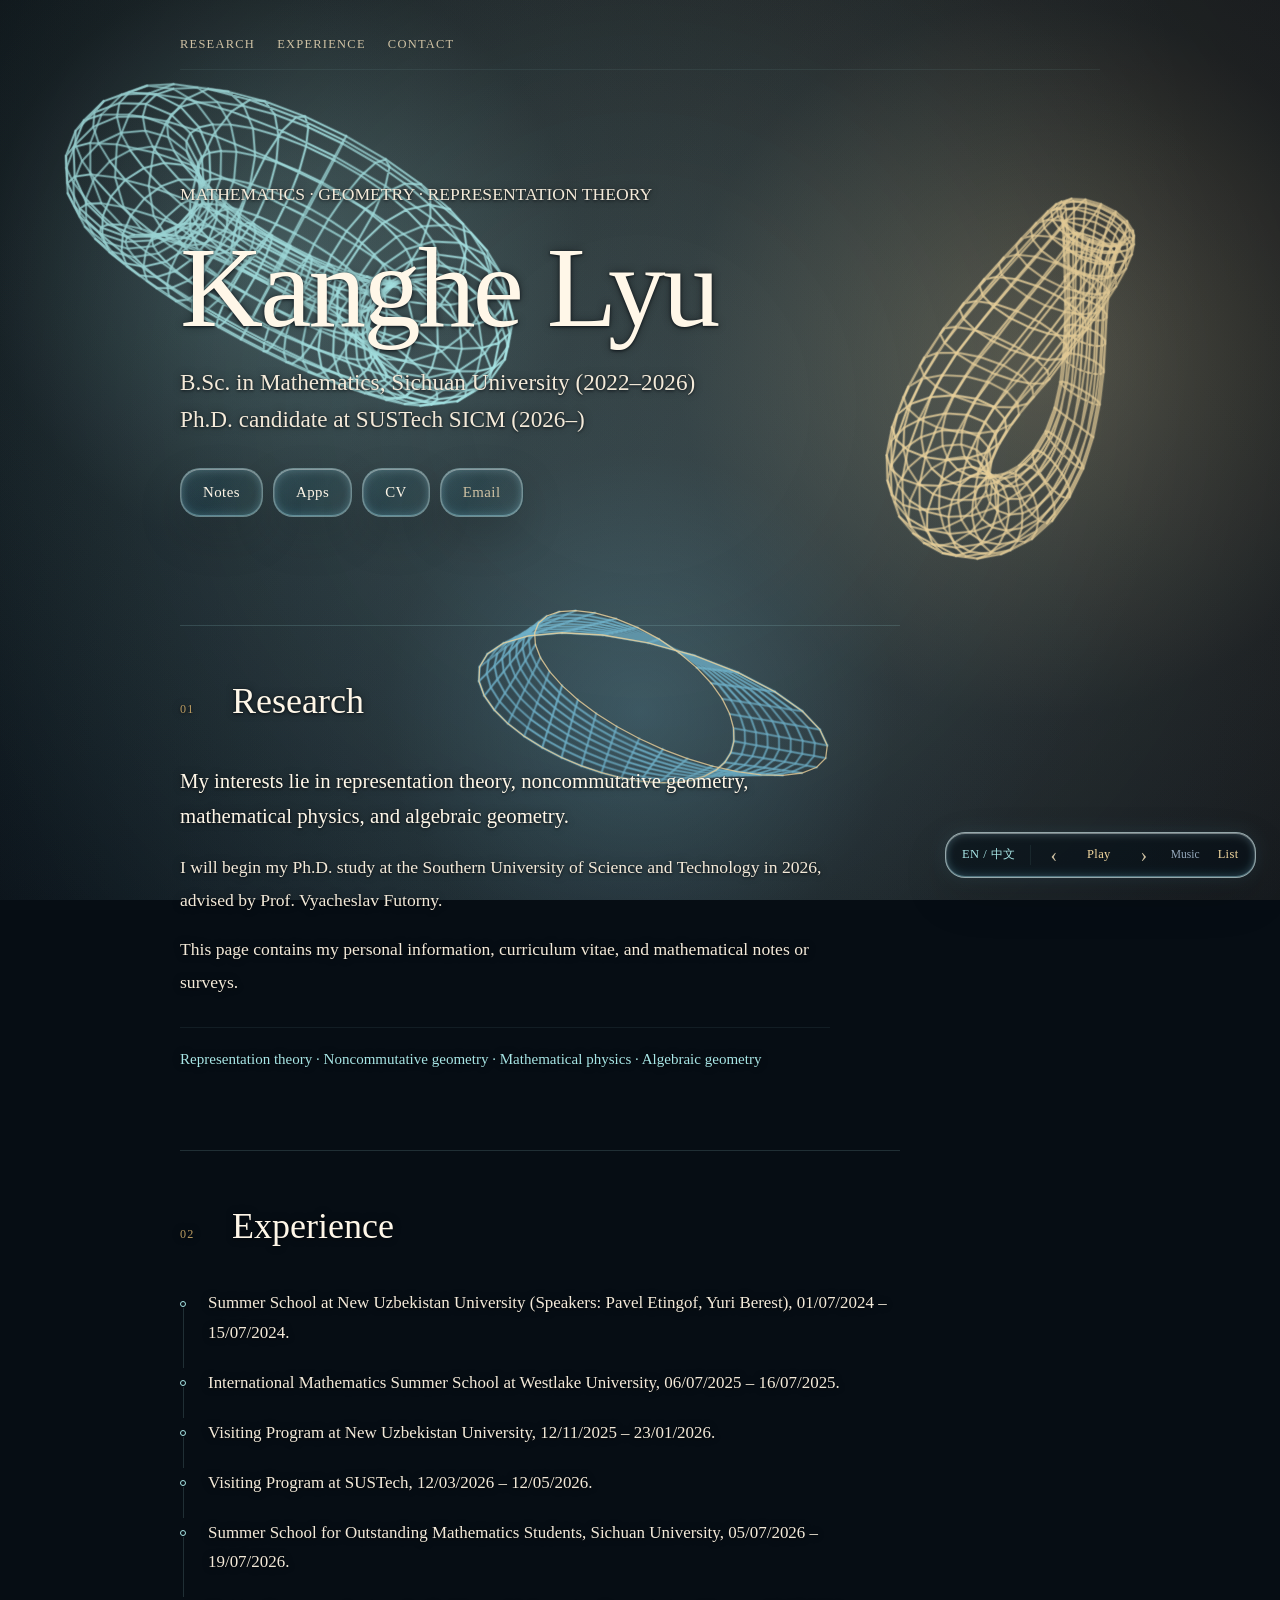
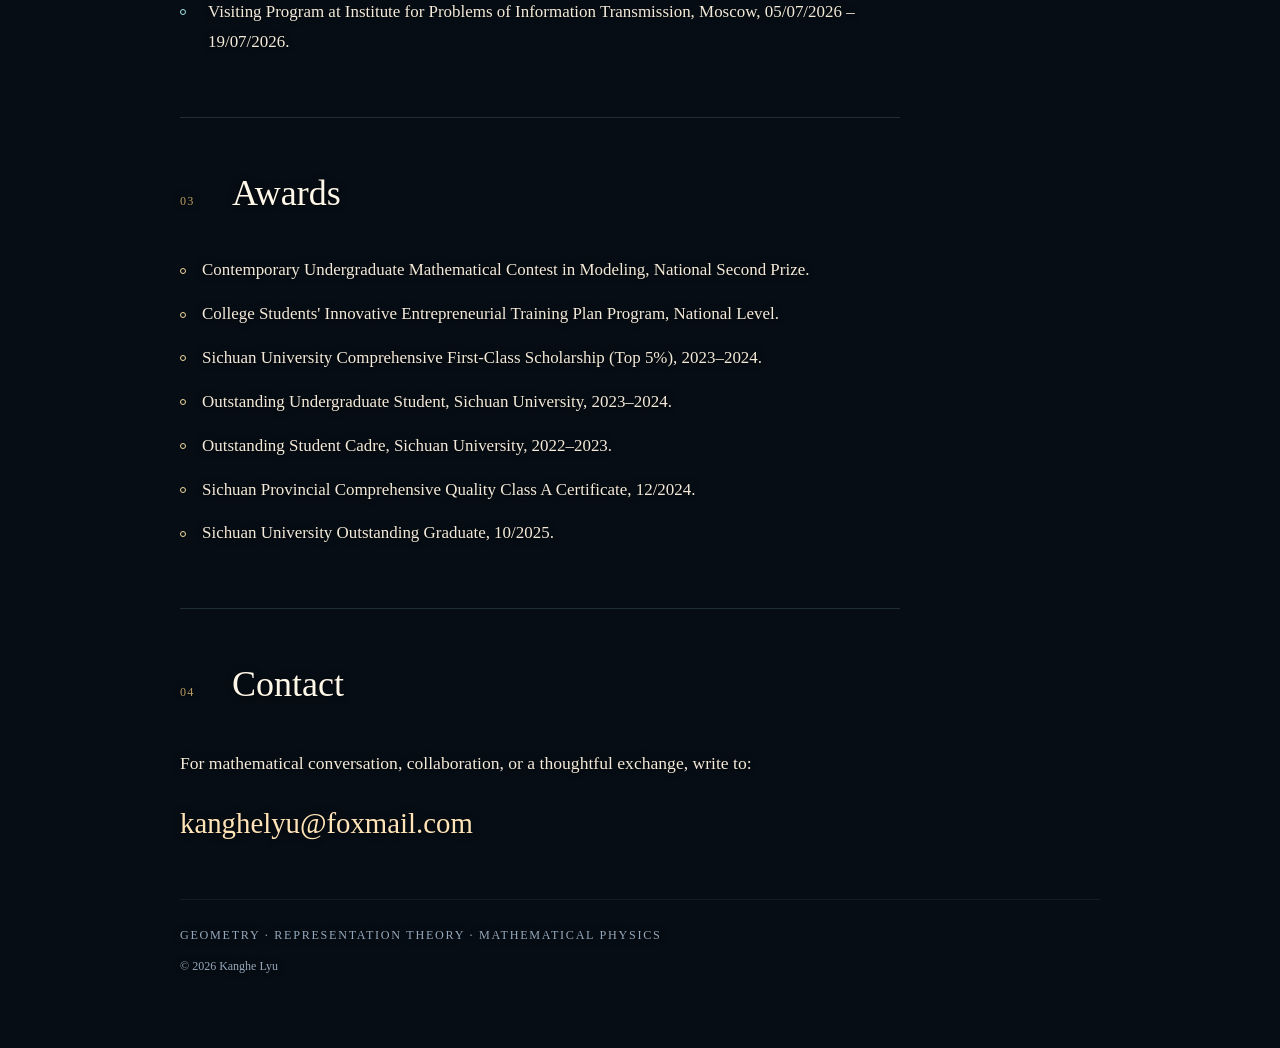
<file: index.html>
<!DOCTYPE html>
<html lang="en">
<head>
  <meta charset="UTF-8" />
  <meta name="viewport" content="width=device-width, initial-scale=1.0" />
  <title>Kanghe Lyu — Mathematics</title>
  <meta name="description" content="Kanghe Lyu is a mathematics researcher interested in representation theory, noncommutative geometry, mathematical physics, and algebraic geometry." />
  <meta name="keywords" content="吕康禾, KANGHE LYU, mathematics, geometry, representation theory, mathematical physics, Sichuan University, SUSTech" />
  <meta name="theme-color" content="#071018" />
  <link rel="canonical" href="https://kanghelyu.org/" />
  <meta property="og:type" content="website" />
  <meta property="og:title" content="Kanghe Lyu — Mathematics" />
  <meta property="og:description" content="Research, notes, and projects by Kanghe Lyu." />
  <meta property="og:url" content="https://kanghelyu.org/" />
  <meta name="twitter:card" content="summary" />
  <meta name="twitter:title" content="Kanghe Lyu — Mathematics" />
  <meta name="twitter:description" content="Research, notes, and projects by Kanghe Lyu." />
  <link rel="stylesheet" href="assets/css/base.css?v=36" />
  <link rel="stylesheet" href="assets/css/home.css?v=22" />
  <link rel="stylesheet" href="assets/css/unified-polish.css?v=4" />
  <script src="assets/js/liquid-glass.js?v=24" defer></script>
  <script src="assets/js/bg.js?v=39" defer></script>
</head>
<body>
  <canvas id="bg" aria-hidden="true"></canvas>

  <div class="media-dock" aria-label="Site controls">
    <button id="lang-toggle" class="lang-toggle" type="button" aria-label="Switch language" aria-pressed="false">EN / 中文</button>
    <span class="dock-divider" aria-hidden="true"></span>
    <button id="prev-track" class="track-btn" type="button" aria-label="Previous track" title="Previous track">‹</button>
    <button id="music-toggle" class="music-toggle" type="button" aria-label="Play background music" aria-pressed="false">Play</button>
    <button id="next-track" class="track-btn" type="button" aria-label="Next track" title="Next track">›</button>
    <span id="track-label" class="track-label" aria-live="polite">Music</span>
    <button id="playlist-toggle" class="playlist-toggle" type="button" aria-expanded="false" aria-controls="playlist-list" title="Open playlist">List</button>
  </div>

  <div id="playlist-panel" class="playlist-panel collapsed" aria-label="Music playlist">
    <div id="playlist-list" class="playlist-list" role="list"></div>
  </div>

  <audio id="bg-music" preload="metadata"></audio>

  <div class="overlay-text">
    <header class="site-header content-wrapper">
      <nav class="page-nav" aria-label="Primary navigation">
        <a id="nav-research" href="#research">Research</a>
        <a id="nav-experience" href="#experience">Experience</a>
        <a id="nav-contact" href="#contact">Contact</a>
      </nav>

      <section class="hero" aria-labelledby="name">
        <p id="eyebrow" class="eyebrow">MATHEMATICS · GEOMETRY · REPRESENTATION THEORY</p>
        <h1 id="name">Kanghe Lyu</h1>
        <p id="subtitle" class="subtitle">B.Sc. in Mathematics, Sichuan University (2022–2026)
Ph.D. candidate at SUSTech SICM (2026–)</p>
        <nav class="button-row hero-actions" aria-label="Selected links">
          <a id="btn-notes" href="notes.html" class="button button-primary">Notes</a>
          <a id="btn-projects" href="projects.html" class="button">Apps</a>
          <a id="btn-cv" href="cv.pdf" target="_blank" rel="noopener noreferrer" class="button">CV</a>
          <a id="btn-email" href="mailto:kanghelyu@foxmail.com" class="button button-quiet">Email</a>
        </nav>
      </section>
    </header>

    <main id="main-content" class="content-wrapper">
      <section id="research" class="content-section" aria-labelledby="research-title">
        <div class="section-heading">
          <p class="section-index">01</p>
          <h2 id="research-title">Research</h2>
        </div>
        <div class="intro-copy">
          <p id="intro-p1">My interests lie in representation theory, noncommutative geometry, mathematical physics, and algebraic geometry.</p>
          <p id="intro-p2">I will begin my Ph.D. study at the Southern University of Science and Technology in 2026, advised by Prof. Vyacheslav Futorny.</p>
          <p id="intro-p3">This page contains my personal information, curriculum vitae, and mathematical notes or surveys.</p>
        </div>
        <p id="interest-list" class="interest-list">Representation theory · Noncommutative geometry · Mathematical physics · Algebraic geometry</p>
      </section>

      <section id="experience" class="content-section" aria-labelledby="exp-title">
        <div class="section-heading">
          <p class="section-index">02</p>
          <h2 id="exp-title">Experience</h2>
        </div>
        <ol class="experience-list">
          <li id="exp-p1">Summer School at New Uzbekistan University (Speakers: Pavel Etingof, Yuri Berest), 01/07/2024 – 15/07/2024.</li>
          <li id="exp-p2">International Mathematics Summer School at Westlake University, 06/07/2025 – 16/07/2025.</li>
          <li id="exp-p3">Visiting Program at New Uzbekistan University, 12/11/2025 – 23/01/2026.</li>
          <li id="exp-p4">Visiting Program at SUSTech, 12/03/2026 – 12/05/2026.</li>
          <li id="exp-p5">Summer School for Outstanding Mathematics Students, Sichuan University, 05/07/2026 – 19/07/2026.</li>
          <li id="exp-p6">Visiting Program at Institute for Problems of Information Transmission, Moscow, 05/07/2026 – 19/07/2026.</li>
        </ol>
      </section>

      <section id="awards" class="content-section" aria-labelledby="awards-title">
        <div class="section-heading">
          <p class="section-index">03</p>
          <h2 id="awards-title">Awards</h2>
        </div>
        <ul class="awards-list">
          <li id="awards-p1">Contemporary Undergraduate Mathematical Contest in Modeling, National Second Prize.</li>
          <li id="awards-p2">College Students' Innovative Entrepreneurial Training Plan Program, National Level.</li>
          <li id="awards-p3">Sichuan University Comprehensive First-Class Scholarship (Top 5%), 2023–2024.</li>
          <li id="awards-p4">Outstanding Undergraduate Student, Sichuan University, 2023–2024.</li>
          <li id="awards-p5">Outstanding Student Cadre, Sichuan University, 2022–2023.</li>
          <li id="awards-p6">Sichuan Provincial Comprehensive Quality Class A Certificate, 12/2024.</li>
          <li id="awards-p7">Sichuan University Outstanding Graduate, 10/2025.</li>
        </ul>
      </section>

      <section id="contact" class="content-section contact-section" aria-labelledby="contact-title">
        <div class="section-heading">
          <p class="section-index">04</p>
          <h2 id="contact-title">Contact</h2>
        </div>
        <p id="contact-lead">For mathematical conversation, collaboration, or a thoughtful exchange, write to:</p>
        <p class="contact"><a id="email-link" href="mailto:kanghelyu@foxmail.com">kanghelyu@foxmail.com</a></p>
      </section>
    </main>

    <footer class="site-footer content-wrapper">
      <p id="footer" class="footer">GEOMETRY · REPRESENTATION THEORY · MATHEMATICAL PHYSICS</p>
      <p class="footer-meta">© <span id="footer-year">2026</span> Kanghe Lyu</p>
    </footer>
  </div>

  <script src="assets/js/site.js?v=9"></script>
  <script src="assets/js/home.js?v=6"></script>
</body>
</html>
</file>
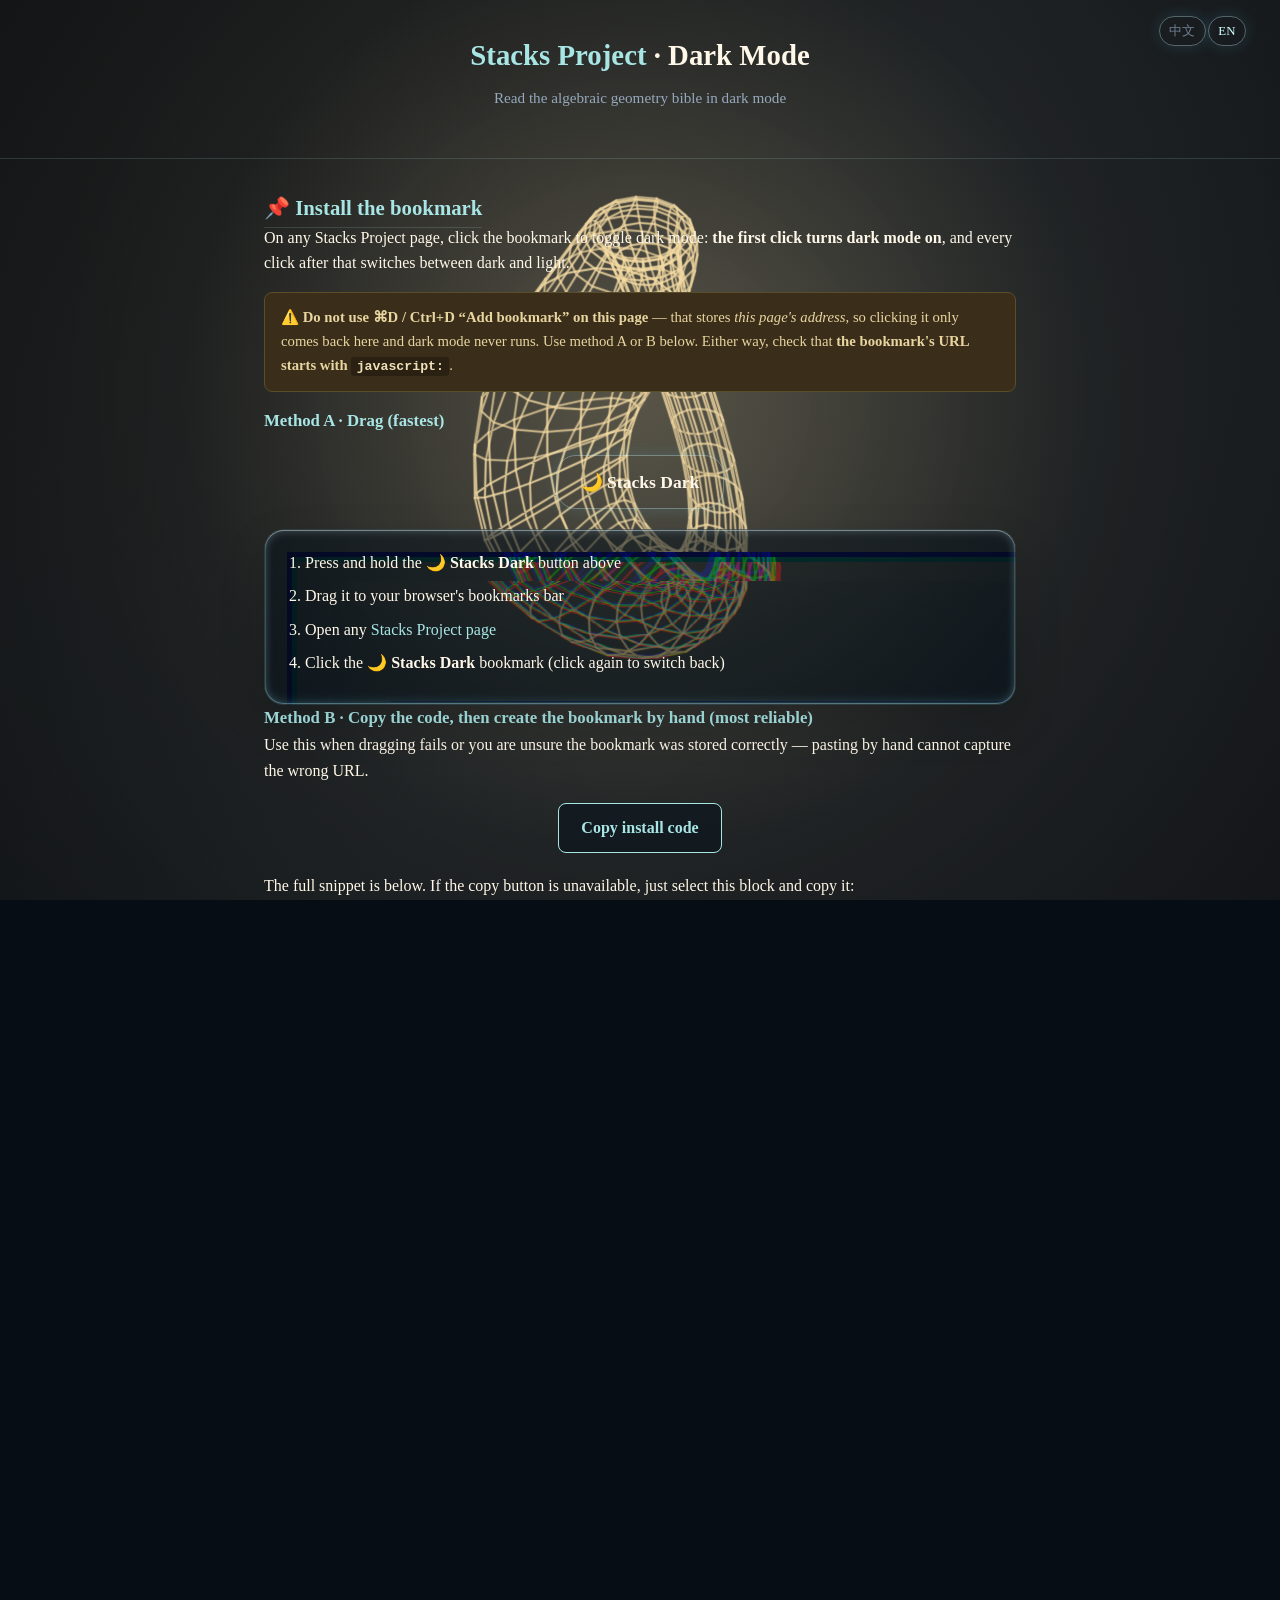
<file: stacks-dark/index.html>
<!DOCTYPE html>
<html lang="zh-CN">
<head>
  <meta charset="utf-8">
  <meta name="viewport" content="width=device-width, initial-scale=1">
  <title>Stacks Project · Dark Mode Reader</title>
  <link rel="icon" href="data:image/svg+xml,<svg xmlns='http://www.w3.org/2000/svg' viewBox='0 0 100 100'><text y='.9em' font-size='90'>🌙</text></svg>">
  <link rel="stylesheet" href="../assets/css/base.css?v=36" />
  <style>
    :root { --bg: #1a1a2e; --text: #e0e0e0; --accent: #63b3ed; --card: #16213e; --border: #2d3748; }
    * { margin: 0; padding: 0; box-sizing: border-box; }
    html { height: 100%; overflow: hidden; }
    body {
      background: var(--bg); color: var(--text);
      font-family: -apple-system, BlinkMacSystemFont, "Segoe UI", Roboto, sans-serif;
      line-height: 1.6; width: 100%; height: 100%; min-height: 0; display: flex; flex-direction: column;
      overflow-x: hidden; overflow-y: auto; overscroll-behavior-y: contain;
      -webkit-overflow-scrolling: touch;
    }
    header {
      background: var(--card); border-bottom: 1px solid var(--border);
      padding: 2rem 1.5rem; text-align: center; position: relative;
    }
    header h1 { font-size: 1.8rem; font-weight: 700; }
    header h1 a { color: var(--accent); text-decoration: none; }
    header p { margin-top: 0.5rem; color: #a0aec0; font-size: 0.95rem; }
    .lang-toggle {
      position: absolute; top: 1rem; right: 1.5rem;
      display: flex; gap: 2px;
    }
    .lang-toggle button {
      background: transparent; color: #718096; border: 1px solid var(--border);
      padding: 0.25rem 0.6rem; border-radius: 4px; cursor: pointer;
      font-size: 0.8rem; transition: all 0.15s;
    }
    .lang-toggle button.active {
      color: var(--accent); border-color: var(--accent); background: rgba(99,179,237,0.1);
    }
    main { flex: 1; max-width: 800px; margin: 0 auto; padding: 2rem 1.5rem; width: 100%; }
    section { margin-bottom: 2.5rem; }
    h2 { font-size: 1.3rem; color: var(--accent); margin-bottom: 1rem; padding-bottom: 0.5rem; border-bottom: 1px solid var(--border); }
    p { margin-bottom: 1rem; }
    code {
      background: #0d1b2a; color: #e2e8f0; padding: 0.15em 0.4em;
      border-radius: 3px; font-size: 0.9em;
    }
    .bookmarklet {
      display: inline-block; background: var(--accent); color: #1a1a2e;
      font-weight: 700; font-size: 1.1rem; padding: 0.75rem 1.5rem;
      border-radius: 8px; text-decoration: none; cursor: grab;
      transition: transform 0.15s, box-shadow 0.15s;
      box-shadow: 0 2px 8px rgba(99,179,237,0.3);
    }
    .bookmarklet:hover { transform: translateY(-2px); box-shadow: 0 4px 16px rgba(99,179,237,0.5); }
    .bookmarklet:active { cursor: grabbing; }
    .instructions { background: var(--card); border: 1px solid var(--border); border-radius: 8px; padding: 1.25rem; }
    .instructions ol { padding-left: 1.25rem; }
    .instructions li { margin-bottom: 0.5rem; }
    .preview-box { background: var(--card); border: 1px solid var(--border); border-radius: 8px; padding: 1.5rem; font-size: 0.9rem; }
    .preview-box .tag { color: var(--accent); }
    .preview-box a { color: var(--accent); }
    .preview-box .env-lemma { font-style: italic; background: rgba(255,255,255,0.02); padding: 0.25rem 0.5rem; border-radius: 4px; display: block; margin-top: 0.5rem; }
    .pre { background: #0d1b2a; color: #e2e8f0; padding: 1rem; border-radius: 8px; overflow-x: auto; font-size: 0.85rem; border: 1px solid var(--border); margin-top: 0.5rem; }
    .pre code { background: none; padding: 0; }
    .file-links { display: flex; gap: 1rem; flex-wrap: wrap; margin-top: 0.5rem; }
    .file-links a { background: var(--card); border: 1px solid var(--border); padding: 0.4rem 1rem; border-radius: 6px; color: var(--accent); text-decoration: none; font-size: 0.9rem; }
    .file-links a:hover { border-color: var(--accent); }
    h3 { font-size: 1.05rem; font-weight: 600; color: var(--accent); margin: 1.75rem 0 0.6rem; }
    /* Warning block: the single most common install mistake is saving this
       page's URL instead of the snippet, so it gets its own callout. */
    p.warn {
      background: #3a2e1a; border: 1px solid #5a4e2a; border-radius: 8px;
      padding: 0.85rem 1rem; color: #e8d5a0; font-size: 0.92rem;
    }
    p.warn code { background: #2a2113; color: #f0e0b8; }
    .copy-btn {
      background: var(--card); color: var(--accent);
      border: 1px solid var(--accent); border-radius: 8px;
      padding: 0.7rem 1.4rem; font-size: 1rem; font-weight: 600;
      cursor: pointer; transition: all 0.15s;
    }
    .copy-btn:hover { background: rgba(99,179,237,0.12); }
    .copy-btn.done { background: var(--accent); color: #1a1a2e; border-color: var(--accent); }
    footer { text-align: center; padding: 1.5rem; color: #718096; font-size: 0.85rem; border-top: 1px solid var(--border); }
    footer a { color: var(--accent); }
    [data-lang] { display: none; }
    html.en [data-lang="en"], html.zh [data-lang="zh"] { display: inline; }
    html.en [data-lang="en"].block, html.zh [data-lang="zh"].block { display: block; }
    html.en [data-lang="en"].flex, html.zh [data-lang="zh"].flex { display: flex; }
    header, main, footer { position: relative; z-index: 1; }
    /* Shared math background: one large static Klein bottle behind the page. */
    #bg { position: fixed; top: 0; left: 0; width: 100vw; height: 100vh; height: 100lvh; z-index: 0; pointer-events: none; transform: translate3d(0, 0, 0); backface-visibility: hidden; contain: strict; }
  </style>
  <link rel="stylesheet" href="../assets/css/unified-polish.css?v=4" />
</head>
<body class="stacks-page">
  <canvas id="bg" data-scene="klein" aria-hidden="true"></canvas>

<header>
  <div class="lang-toggle">
    <button id="lang-zh" class="active" onclick="setLang('zh')">中文</button>
    <button id="lang-en" onclick="setLang('en')">EN</button>
  </div>
  <h1><a href="https://stacks.math.columbia.edu">Stacks Project</a> · Dark Mode</h1>
  <p data-lang="zh" class="block">在深色背景下阅读代数几何圣经</p>
  <p data-lang="en" class="block">Read the algebraic geometry bible in dark mode</p>
</header>

<main>

  <!-- ===== Bookmarklet ===== -->
  <!-- The CDN URLs below are pinned to a commit SHA on purpose.  jsDelivr
       caches branch refs per edge node for up to 12h, so a @main URL can be
       served stale from one edge while another already has the new bytes —
       and the browser then keeps that stale copy for max-age=604800.  A SHA
       is immutable, so every edge returns identical content.  After changing
       dark-mode.js or dark-mode.css, bump the SHA in all six URLs below
       (bookmarklet, console snippet, file links) to the new commit. -->
  <section>
    <h2 data-lang="zh">📌 安装书签</h2>
    <h2 data-lang="en">📌 Install the bookmark</h2>

    <p data-lang="zh" class="block">在任意 Stacks Project 页面点一下书签即可切换深色模式：<strong>第一次点击开启深色</strong>，之后每点一次就在深色与浅色之间切换。</p>
    <p data-lang="en" class="block">On any Stacks Project page, click the bookmark to toggle dark mode: <strong>the first click turns dark mode on</strong>, and every click after that switches between dark and light.</p>

    <p data-lang="zh" class="block warn">
      ⚠️ <strong>不要用 ⌘D / Ctrl+D「添加书签」保存本页</strong>——那样存下来的网址是<em>本页地址</em>，点它只会跳回这一页，深色模式不会生效。请用下面任一种方式安装；装好后请确认<strong>书签的网址以 <code>javascript:</code> 开头</strong>。
    </p>
    <p data-lang="en" class="block warn">
      ⚠️ <strong>Do not use ⌘D / Ctrl+D “Add bookmark” on this page</strong> — that stores <em>this page's address</em>, so clicking it only comes back here and dark mode never runs. Use method A or B below. Either way, check that <strong>the bookmark's URL starts with <code>javascript:</code></strong>.
    </p>

    <h3 data-lang="zh">方式 A · 拖拽（最快）</h3>
    <h3 data-lang="en">Method A · Drag (fastest)</h3>

    <p style="text-align:center;margin:1.25rem 0">
      <a class="bookmarklet"
         href="javascript:(function(){var d=document;if(window.__stacksDarkToggle){window.__stacksDarkToggle();return}if(d.querySelector('script[data-stacks-dark]'))return;var h=location.hostname;if(h.indexOf('stacks.math.columbia.edu')<0&&h.indexOf('stacks-project')<0&&h!=='localhost'&&h!=='127.0.0.1'){alert('[Stacks Dark] 请在 Stacks Project 页面点击此书签。当前页面: '+location.href);return}var s=d.createElement('script');s.src='https://cdn.jsdelivr.net/gh/kanghelyu/kanghelyu.github.io@db1add94eb02e94f8764c63e42ce2763a2e8148a/stacks-dark/dark-mode.js';s.setAttribute('data-stacks-dark','1');s.onerror=function(){alert('[Stacks Dark] 脚本加载失败: 无法访问 cdn.jsdelivr.net, 请检查网络或代理。')};d.body.appendChild(s);if(!d.querySelector('link[data-stacks-dark]')){var l=d.createElement('link');l.rel='stylesheet';l.href='https://cdn.jsdelivr.net/gh/kanghelyu/kanghelyu.github.io@db1add94eb02e94f8764c63e42ce2763a2e8148a/stacks-dark/dark-mode.css';l.setAttribute('data-stacks-dark','1');l.onerror=function(){alert('[Stacks Dark] 样式加载失败: 无法访问 cdn.jsdelivr.net, 请检查网络或代理。')};d.head.appendChild(l)}setTimeout(function(){if(!window.__stacksDarkLoaded){alert('[Stacks Dark] 脚本没有初始化。若刚才没有其他提示, 可能是浏览器禁止了 javascript: 书签。')}},6000)})();"
         onclick="alert('把它拖到书签栏，不是点击这里。');return false;">
        🌙 Stacks Dark
      </a>
    </p>

    <div class="instructions">
      <ol data-lang="zh" class="block">
        <li>按住上面的 <strong>「🌙 Stacks Dark」</strong> 按钮</li>
        <li>拖到浏览器的书签栏</li>
        <li>打开任意一个 <a href="https://stacks.math.columbia.edu/tag/0001">Stacks Project 页面</a></li>
        <li>点击书签栏里的 <strong>🌙 Stacks Dark</strong>（再点一次即切回浅色）</li>
      </ol>
      <ol data-lang="en" class="block">
        <li>Press and hold the <strong>🌙 Stacks Dark</strong> button above</li>
        <li>Drag it to your browser's bookmarks bar</li>
        <li>Open any <a href="https://stacks.math.columbia.edu/tag/0001">Stacks Project page</a></li>
        <li>Click the <strong>🌙 Stacks Dark</strong> bookmark (click again to switch back)</li>
      </ol>
    </div>

    <h3 data-lang="zh">方式 B · 复制代码后手动新建书签（最可靠）</h3>
    <h3 data-lang="en">Method B · Copy the code, then create the bookmark by hand (most reliable)</h3>

    <p data-lang="zh" class="block">拖拽失败、或不确定书签存对没有时用这个方式——手动粘贴不会存错网址。</p>
    <p data-lang="en" class="block">Use this when dragging fails or you are unsure the bookmark was stored correctly — pasting by hand cannot capture the wrong URL.</p>

    <p style="text-align:center;margin:1.25rem 0">
      <button id="copy-bm" type="button" class="copy-btn"><span data-lang="zh">复制安装代码</span><span data-lang="en">Copy install code</span></button>
    </p>

    <p data-lang="zh" class="block">下面是完整代码。复制按钮不可用时，直接选中这一段复制即可：</p>
    <p data-lang="en" class="block">The full snippet is below. If the copy button is unavailable, just select this block and copy it:</p>

    <!-- Filled from the drag link's href at runtime, so the drag button, the
         copy button and this block can never drift apart. -->
    <div class="pre"><code id="bm-code"></code></div>

    <div class="instructions">
      <ol data-lang="zh" class="block">
        <li>点上面的按钮复制代码（<code>javascript:</code> 开头也要一起复制）</li>
        <li>在书签栏空白处右键 → <strong>「添加网页…」</strong></li>
        <li>名称填 <strong>Stacks Dark</strong></li>
        <li><strong>⚠️ 把「网址」栏里预填的本页地址整段删掉</strong>，再粘贴刚复制的代码
          <br><span style="opacity:.8">（这一步漏掉，存下来的就是本页网址——点它只会跳回这一页。）</span></li>
        <li>保存 → 打开任意 <a href="https://stacks.math.columbia.edu/tag/0001">Stacks Project 页面</a> → 点这个书签</li>
      </ol>
      <ol data-lang="en" class="block">
        <li>Click the button above to copy the code (keep the leading <code>javascript:</code>)</li>
        <li>Right-click the bookmarks bar → <strong>“Add page…”</strong></li>
        <li>Name it <strong>Stacks Dark</strong></li>
        <li><strong>⚠️ Delete the pre-filled address in the URL field entirely</strong>, then paste the snippet
          <br><span style="opacity:.8">(Skip this and the bookmark stores this page's address — clicking it just comes back here.)</span></li>
        <li>Save → open any <a href="https://stacks.math.columbia.edu/tag/0001">Stacks Project page</a> → click the bookmark</li>
      </ol>
      <p data-lang="zh" class="block" style="margin-top:0.75rem">
        💡 更稳妥的做法：按 <strong>⌘⌥B</strong> 打开书签管理器 → 右上角 <strong>「添加新书签」</strong>——
        那里的<strong>网址栏是空的</strong>，直接粘贴不会存错。
      </p>
      <p data-lang="en" class="block" style="margin-top:0.75rem">
        💡 More reliable: press <strong>⌘⌥B</strong> to open the bookmark manager → <strong>“Add new bookmark”</strong>.
        Its <strong>URL field is empty</strong>, so a paste cannot capture the wrong address.
      </p>
      <p data-lang="zh" class="block" style="margin-top:0.75rem;margin-bottom:0">
        ✅ <strong>自检：</strong>编辑该书签，网址应以 <code>javascript:(function(){</code> 开头、以 <code>})();</code> 结尾。若显示的是 <code>https://kanghelyu.org/…</code>，说明存错了，请删掉重做。
      </p>
      <p data-lang="en" class="block" style="margin-top:0.75rem;margin-bottom:0">
        ✅ <strong>Self-check:</strong> edit the bookmark — its URL should start with <code>javascript:(function(){</code> and end with <code>})();</code>. If it shows <code>https://kanghelyu.org/…</code>, it was saved wrong; delete it and redo.
      </p>
    </div>

    <h3 data-lang="zh">方式 C · 油猴脚本（装一次，永久生效）</h3>
    <h3 data-lang="en">Method C · Userscript (install once, always on)</h3>

    <p data-lang="zh" class="block">不想折腾书签就用这个：装一次之后，每个 Stacks Project 页面都会自动应用深色模式，不用点任何东西。需要先装 <a href="https://www.tampermonkey.net/">Tampermonkey</a> 扩展。</p>
    <p data-lang="en" class="block">Skip the bookmark entirely: install this once and every Stacks Project page gets dark mode automatically, with nothing to click. Requires the <a href="https://www.tampermonkey.net/">Tampermonkey</a> extension.</p>

    <div class="file-links">
      <a href="stacks-dark.user.js">stacks-dark.user.js</a>
    </div>

    <div class="instructions" style="margin-top:0.75rem">
      <ol data-lang="zh" class="block">
        <li>装好 Tampermonkey 扩展</li>
        <li>点上面这个链接，Tampermonkey 会弹出安装页 → 点「安装」</li>
        <li>打开任意 <a href="https://stacks.math.columbia.edu/tag/0001">Stacks Project 页面</a>，应当自动变黑</li>
      </ol>
      <ol data-lang="en" class="block">
        <li>Install the Tampermonkey extension</li>
        <li>Click the link above — Tampermonkey opens its install page → click “Install”</li>
        <li>Open any <a href="https://stacks.math.columbia.edu/tag/0001">Stacks Project page</a>; it should turn dark on its own</li>
      </ol>
    </div>

    <p data-lang="zh" class="block" style="margin-top:1rem">开启后，页面顶部导航栏会出现一个切换开关，之后不点书签也能随时切换；选择会被记住。</p>
    <p data-lang="en" class="block" style="margin-top:1rem">Once active, a switch appears in the page header, so you can toggle without the bookmark. Your choice is remembered.</p>
  </section>

  <!-- ===== Keyboard shortcut ===== -->
  <section>
    <h2 data-lang="zh">⚡ Ctrl+Shift+D 快捷键</h2>
    <h2 data-lang="en">⚡ Keyboard shortcut</h2>

    <p data-lang="zh" class="block">在任何 Stacks Project 页面上按 <strong>Ctrl+Shift+D</strong>（Mac: <strong>Cmd+Shift+D</strong>）一键切换深色模式。注意：需要先用书签或控制台方式注入一次脚本，快捷键才会生效。</p>
    <p data-lang="en" class="block">Press <strong>Ctrl+Shift+D</strong> (Mac: <strong>Cmd+Shift+D</strong>) on any Stacks Project page to toggle dark mode. Note: the script must be injected once (via bookmarklet or console) before the shortcut works.</p>
  </section>

  <!-- ===== Console injection ===== -->
  <section>
    <h2 data-lang="zh">🖥 控制台注入（临时测试）</h2>
    <h2 data-lang="en">🖥 Console injection (quick test)</h2>

    <p data-lang="zh" class="block">打开 Stacks Project 页面的开发者工具（F12 → Console），粘贴以下代码然后回车：</p>
    <p data-lang="en" class="block">Open developer tools on any Stacks Project page (F12 → Console), paste the code and press Enter:</p>

    <div class="pre"><code>// 已注入过则直接切换，否则加载脚本与样式表
if (window.__stacksDarkToggle) { window.__stacksDarkToggle(); }
else {
  var s = document.createElement('script');
  s.src = 'https://cdn.jsdelivr.net/gh/kanghelyu/kanghelyu.github.io@db1add94eb02e94f8764c63e42ce2763a2e8148a/stacks-dark/dark-mode.js';
  document.body.appendChild(s);
  var l = document.createElement('link');
  l.rel = 'stylesheet';
  l.href = 'https://cdn.jsdelivr.net/gh/kanghelyu/kanghelyu.github.io@db1add94eb02e94f8764c63e42ce2763a2e8148a/stacks-dark/dark-mode.css';
  document.head.appendChild(l);
}</code></div>
  </section>

  <!-- ===== Preview ===== -->
  <section>
    <h2 data-lang="zh">🖼 效果预览</h2>
    <h2 data-lang="en">🖼 Preview</h2>

    <div class="preview-box">
      <div style="display:flex;align-items:center;gap:0.75rem;margin-bottom:0.75rem">
        <span style="font-size:0.8rem;background:#0f3460;padding:0.2rem 0.6rem;border-radius:4px">0001</span>
        <span style="color:#718096">Section 1.1</span>
      </div>
      <p><strong>Lemma 10.2</strong> — Let <span class="tag">0001</span> be a scheme and let $X$ be a ...</p>
      <div class="env-lemma">
        <p>Lemma 10.3. Let $f : X \to Y$ be a morphism of schemes. The following are equivalent:</p>
        <ol style="padding-left:1.5rem;margin-top:0.3rem">
          <li>$f$ is locally of finite type,</li>
          <li>for every affine open $V \subset Y$, $f^{-1}(V)$ can be covered by affines ...</li>
        </ol>
      </div>
    </div>
  </section>

  <!-- ===== CDN links ===== -->
  <section>
    <h2 data-lang="zh">📂 静态文件 CDN 链接</h2>
    <h2 data-lang="en">📂 CDN file links</h2>

    <p data-lang="zh" class="block">你也可以直接引用这些文件（jsDelivr CDN，带正确 MIME 类型）：</p>
    <p data-lang="en" class="block">You can also reference these files directly via jsDelivr CDN (correct MIME types included):</p>

    <div class="file-links">
      <a href="https://cdn.jsdelivr.net/gh/kanghelyu/kanghelyu.github.io@db1add94eb02e94f8764c63e42ce2763a2e8148a/stacks-dark/dark-mode.css">dark-mode.css</a>
      <a href="https://cdn.jsdelivr.net/gh/kanghelyu/kanghelyu.github.io@db1add94eb02e94f8764c63e42ce2763a2e8148a/stacks-dark/dark-mode.js">dark-mode.js</a>
    </div>
  </section>

</main>

<footer>
  <p>Based on <a href="https://stacks.math.columbia.edu">The Stacks Project</a> by Johan de Jong &amp; contributors · Dark mode by <a href="https://kanghelyu.github.io">Kanghe Lyu</a></p>
</footer>

<script src="../assets/js/liquid-glass-subpages.js?v=4" defer></script>
<script src="../assets/js/bg.js?v=39" defer></script>
<script>
(function() {
  var STORAGE_KEY = 'stacks-dark-lang';

  function getStored() {
    try { return localStorage.getItem(STORAGE_KEY); } catch(e) { return null; }
  }
  function setStored(v) {
    try { localStorage.setItem(STORAGE_KEY, v); } catch(e) {}
  }

  window.setLang = function(lang) {
    document.documentElement.className = lang === 'en' ? 'en' : 'zh';
    setStored(lang);
    document.getElementById('lang-zh').classList.toggle('active', lang === 'zh');
    document.getElementById('lang-en').classList.toggle('active', lang === 'en');
    document.documentElement.lang = lang === 'en' ? 'en' : 'zh-CN';
  };

  var stored = getStored();
  // default: browser language prefers English? Otherwise Chinese
  var defaultLang = stored || (navigator.language && navigator.language.startsWith('en') ? 'en' : 'zh');
  window.setLang(defaultLang);

  // Also update the bookmarklet onclick alert language.
  // Checked via classList: setLang() runs before liquid-glass-subpages.js
  // appends its own class, so comparing the whole className string misfires.
  function isEn() { return document.documentElement.classList.contains('en'); }

  var bml = document.querySelector('.bookmarklet');
  if (bml) {
    bml.onclick = function() {
      alert(isEn()
        ? 'Drag this to your bookmarks bar, not click it.'
        : '把它拖到书签栏，不是点击这里。');
      return false;
    };
  }

  // Copy-to-clipboard install path.  The payload is read back off the drag
  // link so the two can never drift apart, and pasting into the bookmark's
  // URL field cannot silently capture this page's address instead.
  var copyBtn = document.getElementById('copy-bm');
  var codeBlock = document.getElementById('bm-code');
  if (copyBtn && bml) {
    var payload = bml.getAttribute('href') || '';
    var originalHtml = copyBtn.innerHTML;
    var resetTimer = 0;

    // Always render the snippet: manual selection must stay possible even
    // where the async clipboard is blocked (non-secure context, denied
    // permission, headless).
    if (codeBlock) codeBlock.textContent = payload;

    function flashDone() {
      copyBtn.classList.add('done');
      copyBtn.textContent = isEn() ? '\u2705  Copied' : '\u2705  已复制';
      window.clearTimeout(resetTimer);
      resetTimer = window.setTimeout(function () {
        copyBtn.classList.remove('done');
        copyBtn.innerHTML = originalHtml;
      }, 2000);
    }

    function selectSnippet() {
      if (!codeBlock) return;
      var range = document.createRange();
      range.selectNodeContents(codeBlock);
      var sel = window.getSelection();
      sel.removeAllRanges();
      sel.addRange(range);
      if (codeBlock.scrollIntoView) codeBlock.scrollIntoView({ block: 'center' });
    }

    function legacyCopy() {
      var ta = document.createElement('textarea');
      ta.value = payload;
      ta.setAttribute('readonly', '');
      ta.style.cssText = 'position:fixed;top:-1000px;opacity:0';
      document.body.appendChild(ta);
      ta.select();
      var ok = false;
      try { ok = document.execCommand('copy'); } catch (e) {}
      document.body.removeChild(ta);
      if (ok) {
        flashDone();
      } else {
        // Not an error the reader can act on — hand them a selected block
        // they only need to hit ⌘C / Ctrl+C on.
        selectSnippet();
        copyBtn.classList.add('done');
        copyBtn.textContent = isEn() ? 'Now press \u2318C / Ctrl+C' : '已选中，按 \u2318C / Ctrl+C';
        window.clearTimeout(resetTimer);
        resetTimer = window.setTimeout(function () {
          copyBtn.classList.remove('done');
          copyBtn.innerHTML = originalHtml;
        }, 4000);
      }
    }

    copyBtn.addEventListener('click', function () {
      if (!payload) return;
      if (navigator.clipboard && navigator.clipboard.writeText) {
        navigator.clipboard.writeText(payload).then(flashDone, legacyCopy);
      } else {
        legacyCopy();
      }
    });
  }
})();
</script>

</body>
</html>
</file>
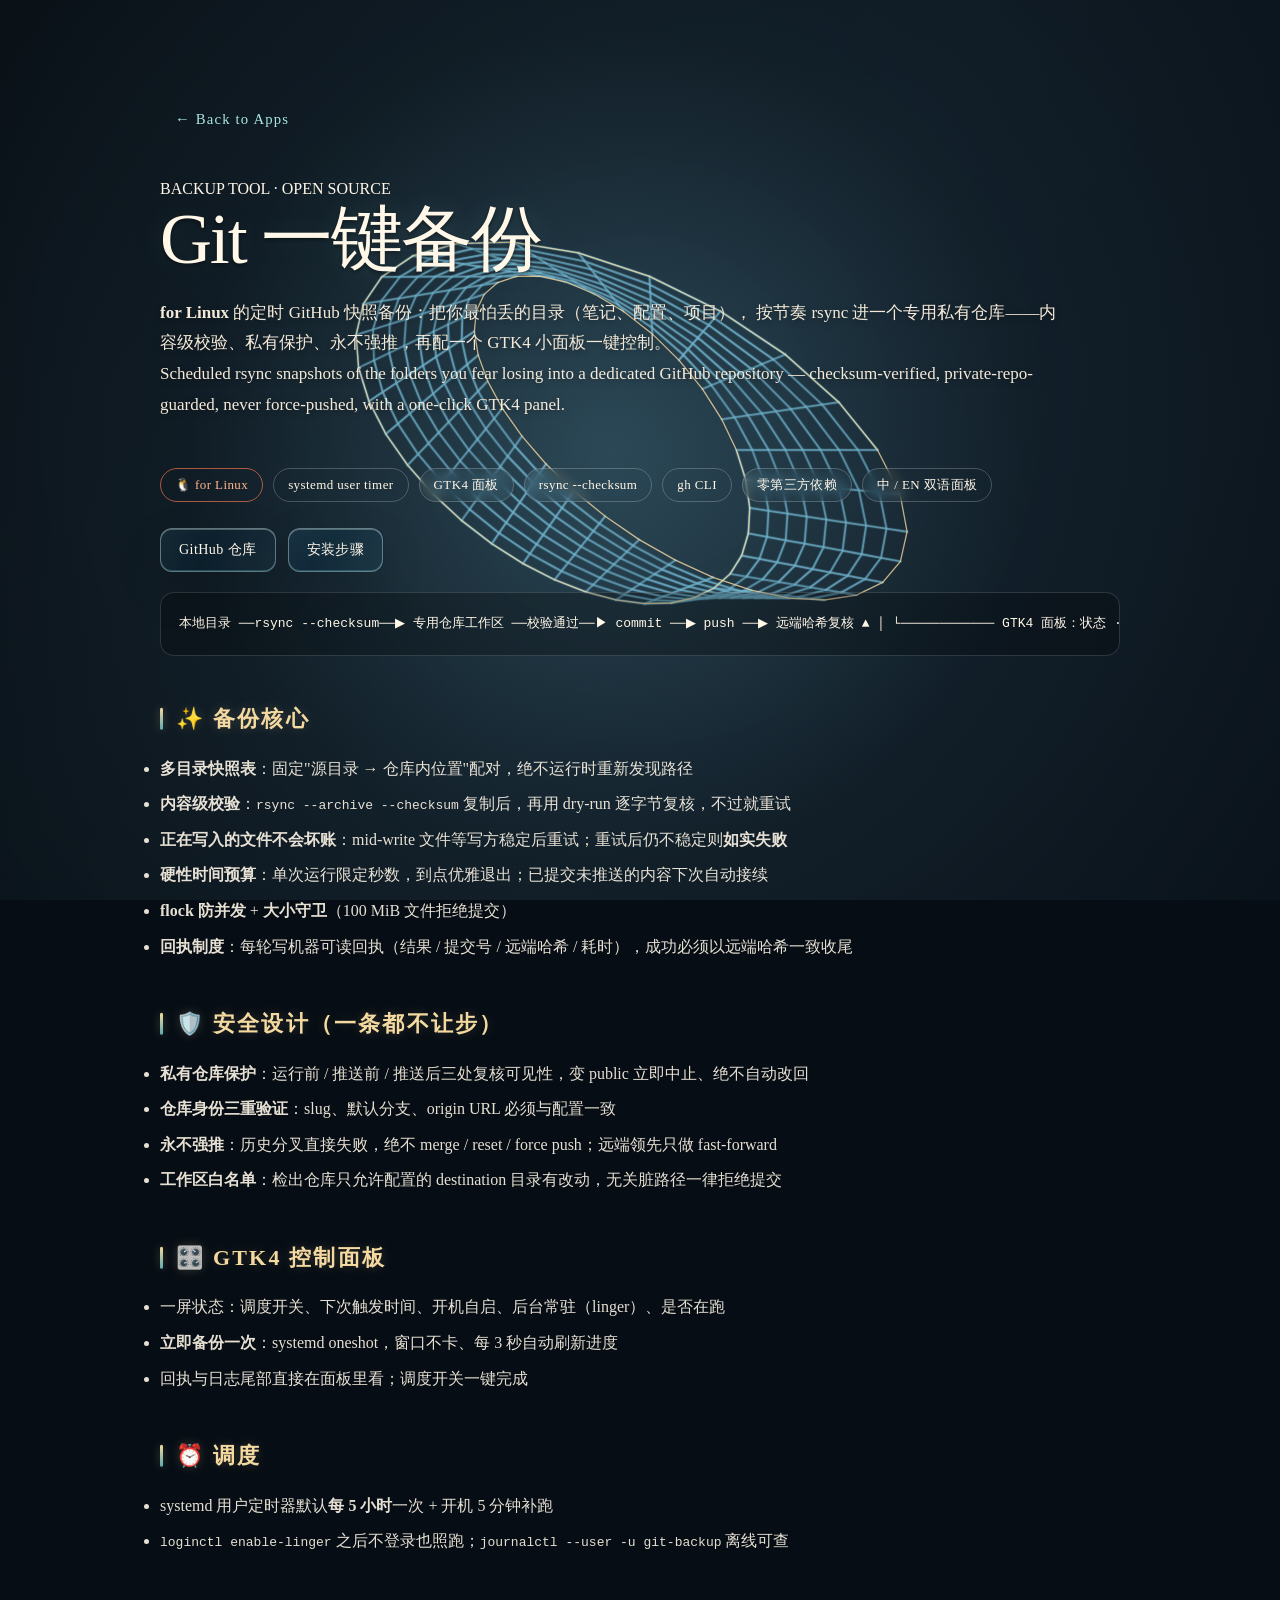
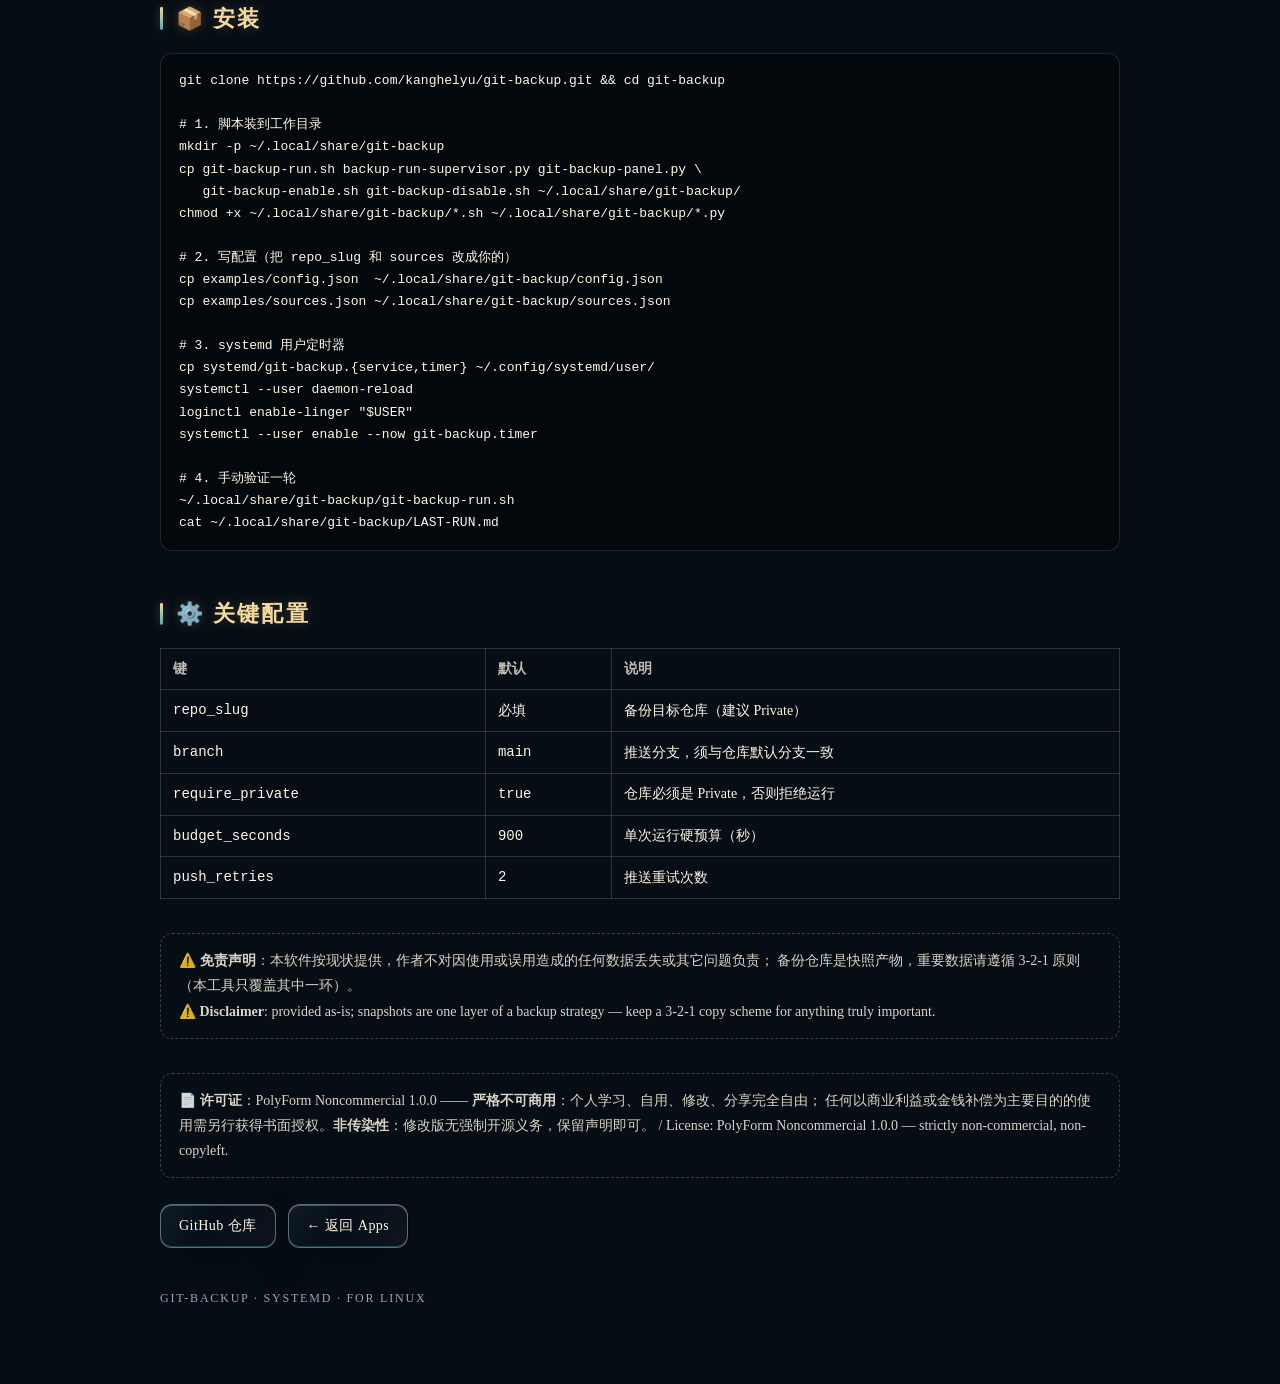
<file: apps/git-backup/index.html>
<!DOCTYPE html>
<html lang="zh">
<head>
  <meta charset="UTF-8" />
  <meta name="viewport" content="width=device-width, initial-scale=1.0" />
  <title>Git 一键备份 — One-Click Git Backup for Linux | Kanghe Lyu</title>
  <meta name="description" content="Git 一键备份 — for Linux 的定时 GitHub 快照备份：rsync 内容级校验、私有仓库保护、永不强推，GTK4 面板一键控制。Scheduled rsync snapshots to GitHub with checksum verification and a GTK4 panel." />
  <meta name="theme-color" content="#071018" />
  <link rel="stylesheet" href="../../assets/css/base.css?v=36" />
  <link rel="stylesheet" href="../../assets/css/page.css?v=18" />
  <script src="../../assets/js/bg.js?v=39" defer></script>
  <style>
    .badge-row { display:flex; flex-wrap:wrap; gap:10px; margin:18px 0 6px; }
    .badge { padding:5px 14px; border-radius:9999px; border:1px solid rgba(255,255,255,.22);
             font-size:13px; letter-spacing:.4px; backdrop-filter: blur(6px); }
    .badge.hot { border-color: rgba(255,120,80,.65); color:#ffb38a; }
    .lead { font-size:17px; line-height:1.8; opacity:.92; max-width:900px; }
    h2.sec { margin-top:44px; font-size:22px; }
    ul.feat { line-height:1.85; opacity:.9; }
    ul.feat li { margin:6px 0; }
    pre.code { background:rgba(0,0,0,.35); border:1px solid rgba(255,255,255,.12);
               border-radius:12px; padding:16px 18px; overflow-x:auto;
               font-family:ui-monospace,Menlo,Consolas,monospace; font-size:13px; line-height:1.7; }
    .flow { margin:20px 0; padding:18px; border-radius:14px; border:1px solid rgba(255,255,255,.14);
            background:rgba(0,0,0,.25); font-family:ui-monospace,Menlo,Consolas,monospace;
            font-size:13px; line-height:2.0; overflow-x:auto; white-space:nowrap; }
    .actions-row { display:flex; gap:12px; margin-top:26px; flex-wrap:wrap; }
    .license-note { margin-top:34px; padding:14px 18px; border-radius:12px;
                    border:1px dashed rgba(255,255,255,.25); font-size:14px; opacity:.85; line-height:1.8; }
    table.cfg { border-collapse:collapse; width:100%; font-size:14px; margin-top:10px; }
    table.cfg th, table.cfg td { border:1px solid rgba(255,255,255,.16); padding:8px 12px; text-align:left; }
    table.cfg th { opacity:.75; }
  </style>
</head>
<body>
  <canvas id="bg" data-scene="mobius" aria-hidden="true"></canvas>

  <main class="page">
    <a class="back" href="../../projects.html">← Back to Apps</a>

    <div class="eyebrow">BACKUP TOOL · OPEN SOURCE</div>
    <h1>Git 一键备份</h1>
    <p class="intro lead">
      <strong>for Linux</strong> 的定时 GitHub 快照备份：把你最怕丢的目录（笔记、配置、项目），
      按节奏 rsync 进一个专用私有仓库——内容级校验、私有保护、永不强推，再配一个 GTK4
      小面板一键控制。<br>
      Scheduled rsync snapshots of the folders you fear losing into a dedicated GitHub
      repository — checksum-verified, private-repo-guarded, never force-pushed, with a
      one-click GTK4 panel.
    </p>

    <div class="badge-row">
      <span class="badge hot">🐧 for Linux</span>
      <span class="badge">systemd user timer</span>
      <span class="badge">GTK4 面板</span>
      <span class="badge">rsync --checksum</span>
      <span class="badge">gh CLI</span>
      <span class="badge">零第三方依赖</span>
                                    <span class="badge">中 / EN 双语面板</span>
    </div>

    <div class="actions-row">
      <a class="button" href="https://github.com/kanghelyu/git-backup">GitHub 仓库</a>
      <a class="button" href="#install">安装步骤</a>
    </div>

    <div class="flow">
本地目录 ──rsync --checksum──▶ 专用仓库工作区 ──校验通过──▶ commit ──▶ push ──▶ 远端哈希复核
     ▲                                                                        │
     └──────────── GTK4 面板：状态 · 手动备份 · 调度开关 ◀────────────────────────┘
    </div>

    <h2 class="sec">✨ 备份核心</h2>
    <ul class="feat">
      <li><strong>多目录快照表</strong>：固定"源目录 → 仓库内位置"配对，绝不运行时重新发现路径</li>
      <li><strong>内容级校验</strong>：<code>rsync --archive --checksum</code> 复制后，再用 dry-run 逐字节复核，不过就重试</li>
      <li><strong>正在写入的文件不会坏账</strong>：mid-write 文件等写方稳定后重试；重试后仍不稳定则<strong>如实失败</strong></li>
      <li><strong>硬性时间预算</strong>：单次运行限定秒数，到点优雅退出；已提交未推送的内容下次自动接续</li>
      <li><strong>flock 防并发</strong> + <strong>大小守卫</strong>（100 MiB 文件拒绝提交）</li>
      <li><strong>回执制度</strong>：每轮写机器可读回执（结果 / 提交号 / 远端哈希 / 耗时），成功必须以远端哈希一致收尾</li>
    </ul>

    <h2 class="sec">🛡️ 安全设计（一条都不让步）</h2>
    <ul class="feat">
      <li><strong>私有仓库保护</strong>：运行前 / 推送前 / 推送后三处复核可见性，变 public 立即中止、绝不自动改回</li>
      <li><strong>仓库身份三重验证</strong>：slug、默认分支、origin URL 必须与配置一致</li>
      <li><strong>永不强推</strong>：历史分叉直接失败，绝不 merge / reset / force push；远端领先只做 fast-forward</li>
      <li><strong>工作区白名单</strong>：检出仓库只允许配置的 destination 目录有改动，无关脏路径一律拒绝提交</li>
    </ul>

    <h2 class="sec">🎛️ GTK4 控制面板</h2>
    <ul class="feat">
      <li>一屏状态：调度开关、下次触发时间、开机自启、后台常驻（linger）、是否在跑</li>
      <li><strong>立即备份一次</strong>：systemd oneshot，窗口不卡、每 3 秒自动刷新进度</li>
      <li>回执与日志尾部直接在面板里看；调度开关一键完成</li>
    </ul>

    <h2 class="sec">⏰ 调度</h2>
    <ul class="feat">
      <li>systemd 用户定时器默认<strong>每 5 小时</strong>一次 + 开机 5 分钟补跑</li>
      <li><code>loginctl enable-linger</code> 之后不登录也照跑；<code>journalctl --user -u git-backup</code> 离线可查</li>
    </ul>

    <h2 class="sec" id="install">📦 安装</h2>
    <pre class="code">git clone https://github.com/kanghelyu/git-backup.git &amp;&amp; cd git-backup

# 1. 脚本装到工作目录
mkdir -p ~/.local/share/git-backup
cp git-backup-run.sh backup-run-supervisor.py git-backup-panel.py \
   git-backup-enable.sh git-backup-disable.sh ~/.local/share/git-backup/
chmod +x ~/.local/share/git-backup/*.sh ~/.local/share/git-backup/*.py

# 2. 写配置（把 repo_slug 和 sources 改成你的）
cp examples/config.json  ~/.local/share/git-backup/config.json
cp examples/sources.json ~/.local/share/git-backup/sources.json

# 3. systemd 用户定时器
cp systemd/git-backup.{service,timer} ~/.config/systemd/user/
systemctl --user daemon-reload
loginctl enable-linger "$USER"
systemctl --user enable --now git-backup.timer

# 4. 手动验证一轮
~/.local/share/git-backup/git-backup-run.sh
cat ~/.local/share/git-backup/LAST-RUN.md</pre>

    <h2 class="sec">⚙️ 关键配置</h2>
    <table class="cfg">
      <tr><th>键</th><th>默认</th><th>说明</th></tr>
      <tr><td><code>repo_slug</code></td><td>必填</td><td>备份目标仓库（建议 Private）</td></tr>
      <tr><td><code>branch</code></td><td><code>main</code></td><td>推送分支，须与仓库默认分支一致</td></tr>
      <tr><td><code>require_private</code></td><td><code>true</code></td><td>仓库必须是 Private，否则拒绝运行</td></tr>
      <tr><td><code>budget_seconds</code></td><td><code>900</code></td><td>单次运行硬预算（秒）</td></tr>
      <tr><td><code>push_retries</code></td><td><code>2</code></td><td>推送重试次数</td></tr>
    </table>

    <div class="license-note">
      ⚠️ <strong>免责声明</strong>：本软件按现状提供，作者不对因使用或误用造成的任何数据丢失或其它问题负责；
      备份仓库是快照产物，重要数据请遵循 3-2-1 原则（本工具只覆盖其中一环）。
      <br>
      ⚠️ <strong>Disclaimer</strong>: provided as-is; snapshots are one layer of a backup strategy —
      keep a 3-2-1 copy scheme for anything truly important.
    </div>

    <div class="license-note">
      📄 <strong>许可证</strong>：PolyForm Noncommercial 1.0.0 —— <strong>严格不可商用</strong>：个人学习、自用、修改、分享完全自由；
      任何以商业利益或金钱补偿为主要目的的使用需另行获得书面授权。<strong>非传染性</strong>：修改版无强制开源义务，保留声明即可。
      / License: PolyForm Noncommercial 1.0.0 — strictly non-commercial, non-copyleft.
    </div>

    <div class="actions-row">
      <a class="button" href="https://github.com/kanghelyu/git-backup">GitHub 仓库</a>
      <a class="button" href="../../projects.html">← 返回 Apps</a>
    </div>

    <div class="footer" style="margin-top:40px; opacity:.6; font-size:12px;">GIT-BACKUP · SYSTEMD · FOR LINUX</div>
  </main>
</body>
</html>
</file>
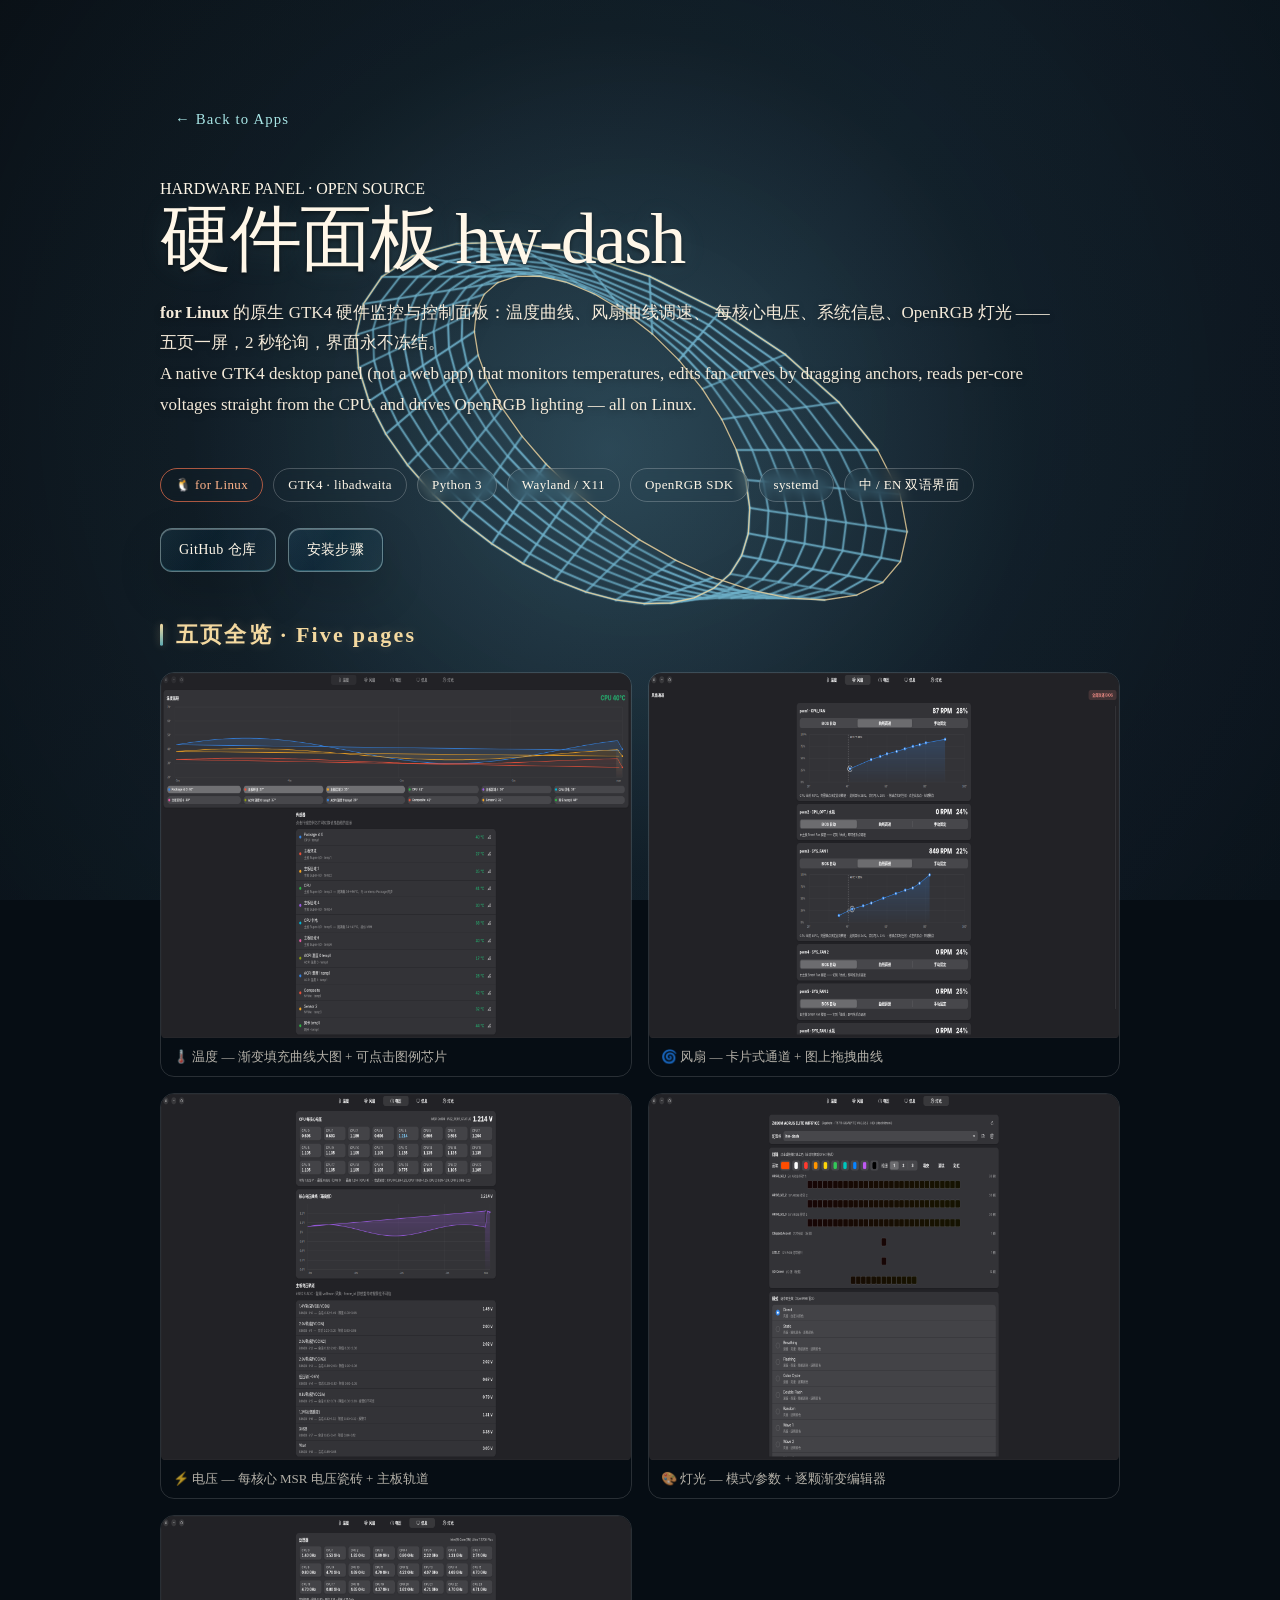
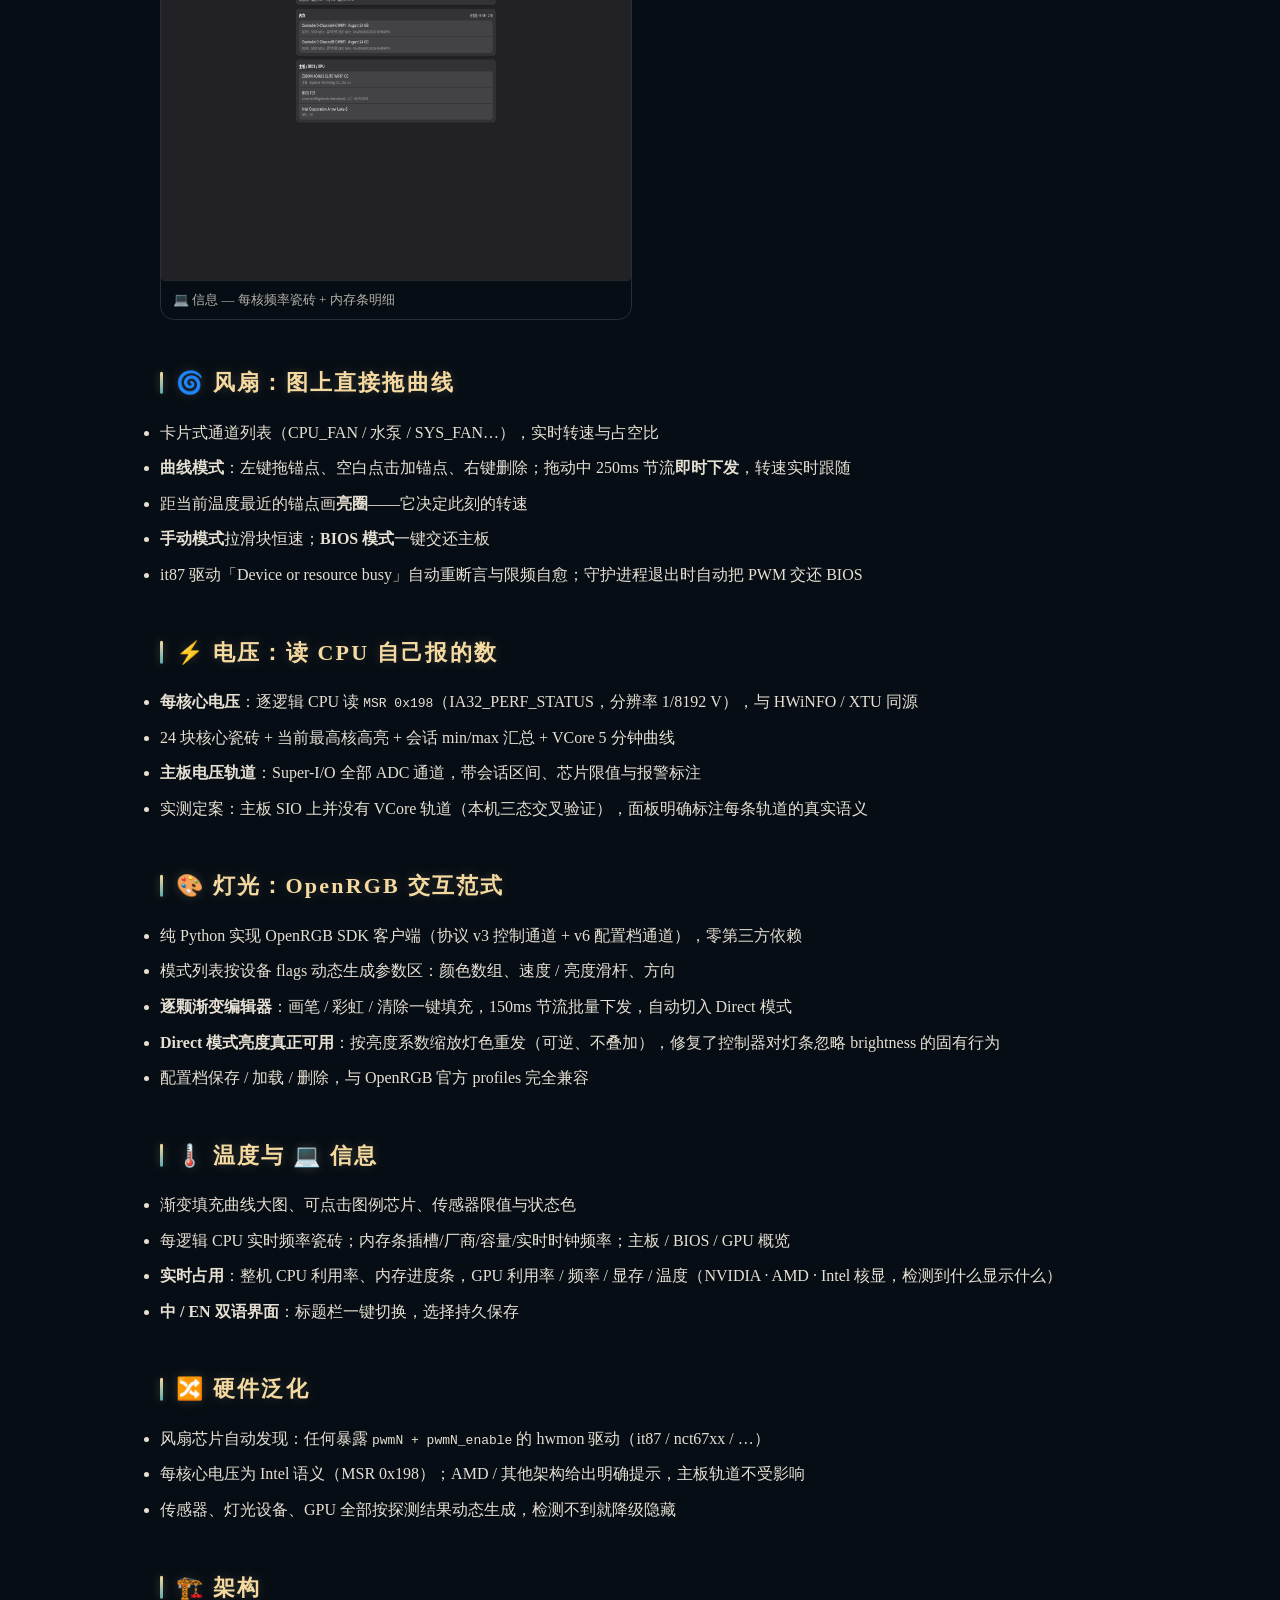
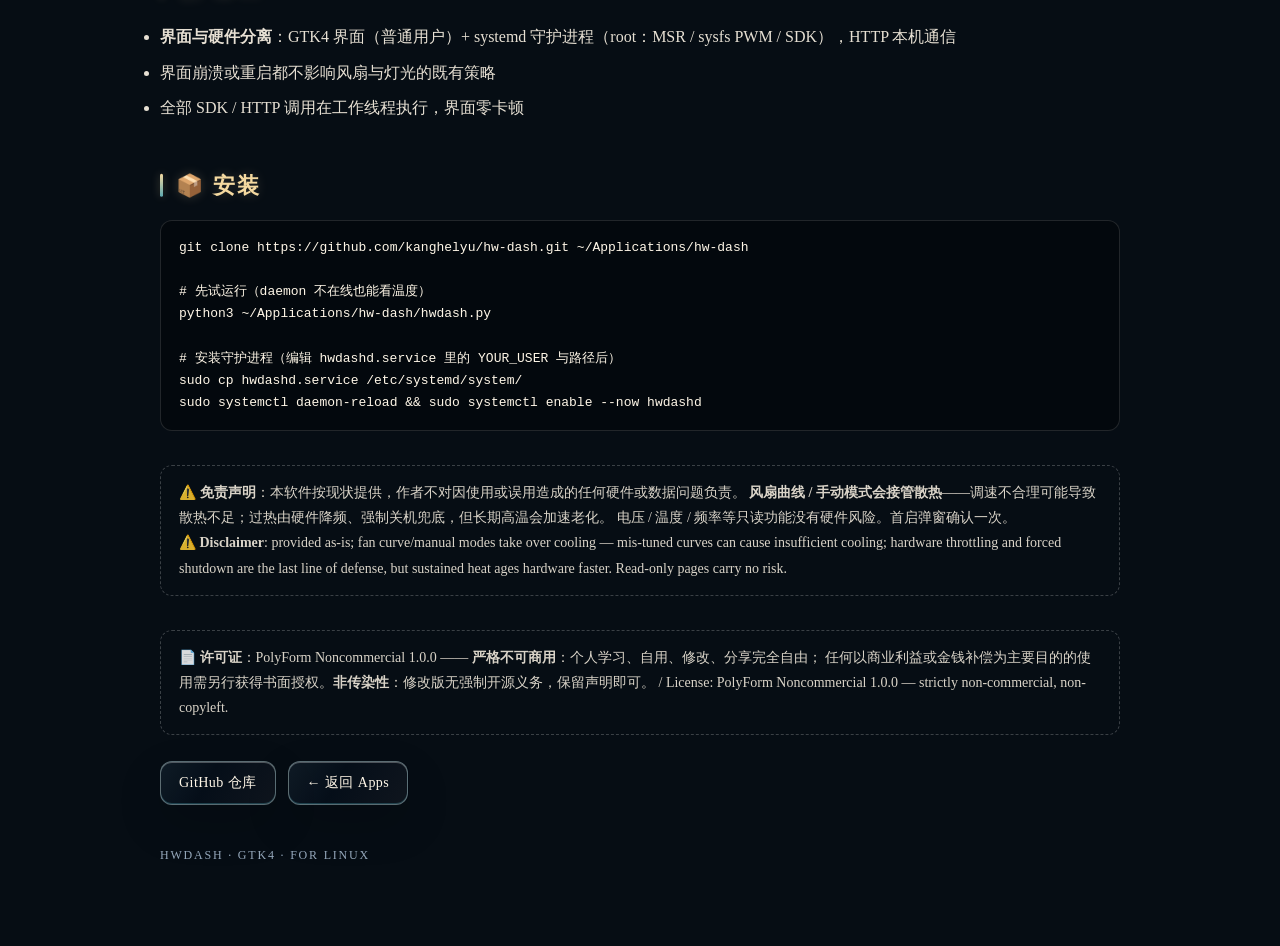
<file: apps/hw-dash/index.html>
<!DOCTYPE html>
<html lang="zh">
<head>
  <meta charset="UTF-8" />
  <meta name="viewport" content="width=device-width, initial-scale=1.0" />
  <title>硬件面板 hw-dash — GTK4 Hardware Panel for Linux | Kanghe Lyu</title>
  <meta name="description" content="hw-dash — for Linux 的原生 GTK4 硬件面板：温度曲线、风扇曲线调速、每核心电压、系统信息与 OpenRGB RGB 灯光控制。Native GTK4 hardware monitoring & control panel for Linux." />
  <meta name="theme-color" content="#071018" />
  <link rel="stylesheet" href="../../assets/css/base.css?v=36" />
  <link rel="stylesheet" href="../../assets/css/page.css?v=18" />
  <script src="../../assets/js/bg.js?v=39" defer></script>
  <style>
    .badge-row { display:flex; flex-wrap:wrap; gap:10px; margin:18px 0 6px; }
    .badge { padding:5px 14px; border-radius:9999px; border:1px solid rgba(255,255,255,.22);
             font-size:13px; letter-spacing:.4px; backdrop-filter: blur(6px); }
    .badge.hot { border-color: rgba(255,120,80,.65); color:#ffb38a; }
    .lead { font-size:17px; line-height:1.8; opacity:.92; max-width:900px; }
    h2.sec { margin-top:44px; font-size:22px; }
    ul.feat { line-height:1.85; opacity:.9; }
    ul.feat li { margin:6px 0; }
    .shots { display:grid; grid-template-columns:repeat(auto-fit,minmax(320px,1fr)); gap:16px; margin-top:18px; }
    .shots figure { margin:0; border-radius:14px; overflow:hidden; border:1px solid rgba(255,255,255,.14); }
    .shots img { width:100%; display:block; }
    .shots figcaption { font-size:13px; opacity:.7; padding:8px 12px; }
    pre.code { background:rgba(0,0,0,.35); border:1px solid rgba(255,255,255,.12);
               border-radius:12px; padding:16px 18px; overflow-x:auto;
               font-family:ui-monospace,Menlo,Consolas,monospace; font-size:13px; line-height:1.7; }
    .actions-row { display:flex; gap:12px; margin-top:26px; flex-wrap:wrap; }
    .license-note { margin-top:34px; padding:14px 18px; border-radius:12px;
                    border:1px dashed rgba(255,255,255,.25); font-size:14px; opacity:.85; line-height:1.8; }
  </style>
</head>
<body>
  <canvas id="bg" data-scene="mobius" aria-hidden="true"></canvas>

  <main class="page">
    <a class="back" href="../../projects.html">← Back to Apps</a>

    <div class="eyebrow">HARDWARE PANEL · OPEN SOURCE</div>
    <h1>硬件面板 hw-dash</h1>
    <p class="intro lead">
      <strong>for Linux</strong> 的原生 GTK4 硬件监控与控制面板：温度曲线、风扇曲线调速、
      每核心电压、系统信息、OpenRGB 灯光 —— 五页一屏，2 秒轮询，界面永不冻结。<br>
      A native GTK4 desktop panel (not a web app) that monitors temperatures, edits fan curves
      by dragging anchors, reads per-core voltages straight from the CPU, and drives OpenRGB
      lighting — all on Linux.
    </p>

    <div class="badge-row">
      <span class="badge hot">🐧 for Linux</span>
      <span class="badge">GTK4 · libadwaita</span>
      <span class="badge">Python 3</span>
      <span class="badge">Wayland / X11</span>
      <span class="badge">OpenRGB SDK</span>
      <span class="badge">systemd</span>
                                    <span class="badge">中 / EN 双语界面</span>
    </div>

    <div class="actions-row">
      <a class="button" href="https://github.com/kanghelyu/hw-dash">GitHub 仓库</a>
      <a class="button" href="#install">安装步骤</a>
    </div>

    <h2 class="sec">五页全览 · Five pages</h2>
    <div class="shots">
      <figure><img src="img/temp.png" alt="温度页截图"><figcaption>🌡️ 温度 — 渐变填充曲线大图 + 可点击图例芯片</figcaption></figure>
      <figure><img src="img/fan.png" alt="风扇页截图"><figcaption>🌀 风扇 — 卡片式通道 + 图上拖拽曲线</figcaption></figure>
      <figure><img src="img/volt.png" alt="电压页截图"><figcaption>⚡ 电压 — 每核心 MSR 电压瓷砖 + 主板轨道</figcaption></figure>
      <figure><img src="img/color.png" alt="灯光页截图"><figcaption>🎨 灯光 — 模式/参数 + 逐颗渐变编辑器</figcaption></figure>
      <figure><img src="img/info.png" alt="信息页截图"><figcaption>💻 信息 — 每核频率瓷砖 + 内存条明细</figcaption></figure>
    </div>

    <h2 class="sec">🌀 风扇：图上直接拖曲线</h2>
    <ul class="feat">
      <li>卡片式通道列表（CPU_FAN / 水泵 / SYS_FAN…），实时转速与占空比</li>
      <li><strong>曲线模式</strong>：左键拖锚点、空白点击加锚点、右键删除；拖动中 250ms 节流<strong>即时下发</strong>，转速实时跟随</li>
      <li>距当前温度最近的锚点画<strong>亮圈</strong>——它决定此刻的转速</li>
      <li><strong>手动模式</strong>拉滑块恒速；<strong>BIOS 模式</strong>一键交还主板</li>
      <li>it87 驱动「Device or resource busy」自动重断言与限频自愈；守护进程退出时自动把 PWM 交还 BIOS</li>
    </ul>

    <h2 class="sec">⚡ 电压：读 CPU 自己报的数</h2>
    <ul class="feat">
      <li><strong>每核心电压</strong>：逐逻辑 CPU 读 <code>MSR 0x198</code>（IA32_PERF_STATUS，分辨率 1/8192 V），与 HWiNFO / XTU 同源</li>
      <li>24 块核心瓷砖 + 当前最高核高亮 + 会话 min/max 汇总 + VCore 5 分钟曲线</li>
      <li><strong>主板电压轨道</strong>：Super-I/O 全部 ADC 通道，带会话区间、芯片限值与报警标注</li>
      <li>实测定案：主板 SIO 上并没有 VCore 轨道（本机三态交叉验证），面板明确标注每条轨道的真实语义</li>
    </ul>

    <h2 class="sec">🎨 灯光：OpenRGB 交互范式</h2>
    <ul class="feat">
      <li>纯 Python 实现 OpenRGB SDK 客户端（协议 v3 控制通道 + v6 配置档通道），零第三方依赖</li>
      <li>模式列表按设备 flags 动态生成参数区：颜色数组、速度 / 亮度滑杆、方向</li>
      <li><strong>逐颗渐变编辑器</strong>：画笔 / 彩虹 / 清除一键填充，150ms 节流批量下发，自动切入 Direct 模式</li>
      <li><strong>Direct 模式亮度真正可用</strong>：按亮度系数缩放灯色重发（可逆、不叠加），修复了控制器对灯条忽略 brightness 的固有行为</li>
      <li>配置档保存 / 加载 / 删除，与 OpenRGB 官方 profiles 完全兼容</li>
    </ul>

    <h2 class="sec">🌡️ 温度与 💻 信息</h2>
    <ul class="feat">
      <li>渐变填充曲线大图、可点击图例芯片、传感器限值与状态色</li>
      <li>每逻辑 CPU 实时频率瓷砖；内存条插槽/厂商/容量/实时时钟频率；主板 / BIOS / GPU 概览</li>
      <li><strong>实时占用</strong>：整机 CPU 利用率、内存进度条，GPU 利用率 / 频率 / 显存 / 温度（NVIDIA · AMD · Intel 核显，检测到什么显示什么）</li>
      <li><strong>中 / EN 双语界面</strong>：标题栏一键切换，选择持久保存</li>
    </ul>

    <h2 class="sec">🔀 硬件泛化</h2>
    <ul class="feat">
      <li>风扇芯片自动发现：任何暴露 <code>pwmN + pwmN_enable</code> 的 hwmon 驱动（it87 / nct67xx / …）</li>
      <li>每核心电压为 Intel 语义（MSR 0x198）；AMD / 其他架构给出明确提示，主板轨道不受影响</li>
      <li>传感器、灯光设备、GPU 全部按探测结果动态生成，检测不到就降级隐藏</li>
    </ul>

    <h2 class="sec">🏗️ 架构</h2>
    <ul class="feat">
      <li><strong>界面与硬件分离</strong>：GTK4 界面（普通用户）+ systemd 守护进程（root：MSR / sysfs PWM / SDK），HTTP 本机通信</li>
      <li>界面崩溃或重启都不影响风扇与灯光的既有策略</li>
      <li>全部 SDK / HTTP 调用在工作线程执行，界面零卡顿</li>
    </ul>

    <h2 class="sec" id="install">📦 安装</h2>
    <pre class="code">git clone https://github.com/kanghelyu/hw-dash.git ~/Applications/hw-dash

# 先试运行（daemon 不在线也能看温度）
python3 ~/Applications/hw-dash/hwdash.py

# 安装守护进程（编辑 hwdashd.service 里的 YOUR_USER 与路径后）
sudo cp hwdashd.service /etc/systemd/system/
sudo systemctl daemon-reload &amp;&amp; sudo systemctl enable --now hwdashd</pre>

    <div class="license-note">
      ⚠️ <strong>免责声明</strong>：本软件按现状提供，作者不对因使用或误用造成的任何硬件或数据问题负责。
      <strong>风扇曲线 / 手动模式会接管散热</strong>——调速不合理可能导致散热不足；过热由硬件降频、强制关机兜底，但长期高温会加速老化。
      电压 / 温度 / 频率等只读功能没有硬件风险。首启弹窗确认一次。
      <br>
      ⚠️ <strong>Disclaimer</strong>: provided as-is; fan curve/manual modes take over cooling — mis-tuned curves can cause insufficient cooling;
      hardware throttling and forced shutdown are the last line of defense, but sustained heat ages hardware faster. Read-only pages carry no risk.
    </div>

    <div class="license-note">
      📄 <strong>许可证</strong>：PolyForm Noncommercial 1.0.0 —— <strong>严格不可商用</strong>：个人学习、自用、修改、分享完全自由；
      任何以商业利益或金钱补偿为主要目的的使用需另行获得书面授权。<strong>非传染性</strong>：修改版无强制开源义务，保留声明即可。
      / License: PolyForm Noncommercial 1.0.0 — strictly non-commercial, non-copyleft.
    </div>

    <div class="actions-row">
      <a class="button" href="https://github.com/kanghelyu/hw-dash">GitHub 仓库</a>
      <a class="button" href="../../projects.html">← 返回 Apps</a>
    </div>

    <div class="footer" style="margin-top:40px; opacity:.6; font-size:12px;">HWDASH · GTK4 · FOR LINUX</div>
  </main>
</body>
</html>
</file>
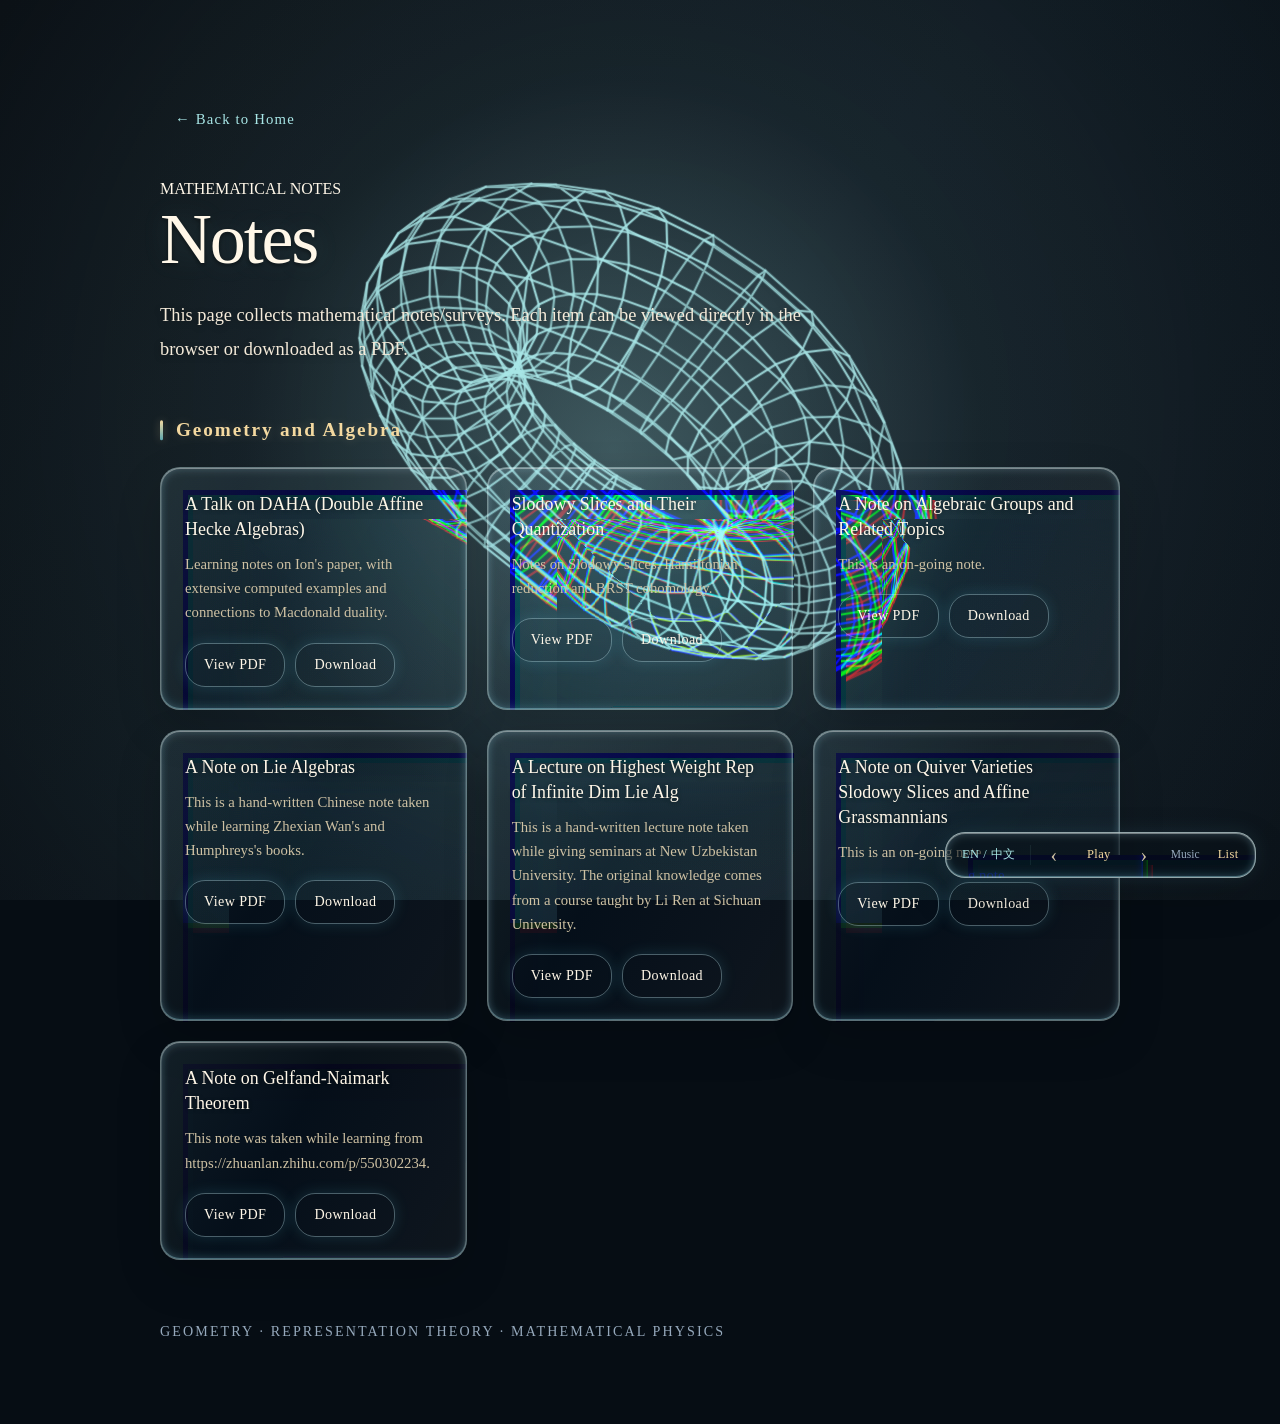
<file: notes.html>
<!DOCTYPE html>
<html lang="en">
<head>
  <meta charset="UTF-8" />
  <meta name="viewport" content="width=device-width, initial-scale=1.0" />
  <title>Notes | Kanghe Lyu</title>
  <link rel="stylesheet" href="assets/css/base.css?v=36" />
  <link rel="stylesheet" href="assets/css/page.css?v=21" />
  <link rel="stylesheet" href="assets/css/notes.css?v=7" />
  <link rel="stylesheet" href="assets/css/unified-polish.css?v=4" />
  <script src="assets/js/liquid-glass-subpages.js?v=4" defer></script>
  <script src="assets/js/bg.js?v=39" defer></script>
</head>
<body>
  <canvas id="bg" data-scene="torus" aria-hidden="true"></canvas>

  <button id="lang-toggle" class="lang-toggle">EN / 中文</button>
  <button id="music-toggle" class="music-toggle">♪ Music</button>

  <div class="track-controls">
    <button id="prev-track" class="track-btn" aria-label="Previous track">‹</button>
    <button id="next-track" class="track-btn" aria-label="Next track">›</button>
  </div>

  <div id="playlist-panel" class="playlist-panel collapsed">
    <button id="playlist-toggle" class="playlist-toggle">Playlist ▾</button>
    <div id="playlist-list" class="playlist-list"></div>
  </div>

  <audio id="bg-music" preload="auto"></audio>

  <main class="page">
    <a id="back-link" class="back" href="index.html">← Back to Home</a>

    <div id="eyebrow" class="eyebrow">MATHEMATICAL NOTES</div>
    <h1 id="title">Notes</h1>

    <p id="intro" class="intro">
      This page collects mathematical notes/surveys.
      Each item can be viewed directly in the browser or downloaded as a PDF.
    </p>

    <h2 id="section-title">Geometry and Algebra</h2>

    <section class="notes-grid">
      <article class="note">
        <div class="note-title">A Talk on DAHA (Double Affine Hecke Algebras)</div>
        <div class="note-desc" id="desc-7">
          Learning notes on Ion's paper, with extensive computed examples and connections to Macdonald duality.
        </div>
        <div class="note-actions">
          <a class="button view-btn" href="notes/DAHA lec.pdf" target="_blank">View PDF</a>
          <a class="button download-btn" href="notes/DAHA lec.pdf" download>Download</a>
        </div>
      </article>

      <article class="note">
        <div class="note-title">Slodowy Slices and Their Quantization</div>
        <div class="note-desc" id="desc-1">
          Notes on Slodowy slices, Hamiltonian reduction and BRST cohomology.
        </div>
        <div class="note-actions">
          <a class="button view-btn" href="notes/Slodowy Slices and Their Quantization.pdf" target="_blank">View PDF</a>
          <a class="button download-btn" href="notes/Slodowy Slices and Their Quantization.pdf" download>Download</a>
        </div>
      </article>

      <article class="note">
        <div class="note-title">A Note on Algebraic Groups and Related Topics</div>
        <div class="note-desc" id="desc-2">
          This is an on-going note.
        </div>
        <div class="note-actions">
          <a class="button view-btn" href="notes/a note on algebraic groups and related topics.pdf" target="_blank">View PDF</a>
          <a class="button download-btn" href="notes/a note on algebraic groups and related topics.pdf" download>Download</a>
        </div>
      </article>

      <article class="note">
        <div class="note-title">A Note on Lie Algebras</div>
        <div class="note-desc" id="desc-3">
          This is a hand-written Chinese note taken while learning Zhexian Wan's and Humphreys's books.
        </div>
        <div class="note-actions">
          <a class="button view-btn" href="notes/liealgebra.pdf" target="_blank">View PDF</a>
          <a class="button download-btn" href="notes/liealgebra.pdf" download>Download</a>
        </div>
      </article>

      <article class="note">
        <div class="note-title">A Lecture on Highest Weight Rep of Infinite Dim Lie Alg</div>
        <div class="note-desc" id="desc-4">
          This is a hand-written lecture note taken while giving seminars at New Uzbekistan University. The original knowledge comes from a course taught by Li Ren at Sichuan University.
        </div>
        <div class="note-actions">
          <a class="button view-btn" href="notes/Highestweightrepresentationsofinfinitedimensional.pdf" target="_blank">View PDF</a>
          <a class="button download-btn" href="notes/Highestweightrepresentationsofinfinitedimensional.pdf" download>Download</a>
        </div>
      </article>

      <article class="note">
        <div class="note-title">A Note on Quiver Varieties Slodowy Slices and Affine Grassmannians</div>
        <div class="note-desc" id="desc-5">
          This is an on-going note.
        </div>
        <div class="note-actions">
          <a class="button view-btn" href="notes/Quiver_varieties__slodowy_slices_and_affine_grassmannians.pdf" target="_blank">View PDF</a>
          <a class="button download-btn" href="notes/Quiver_varieties__slodowy_slices_and_affine_grassmannians.pdf" download>Download</a>
        </div>
      </article>

      <article class="note">
        <div class="note-title">A Note on Gelfand-Naimark Theorem</div>
        <div class="note-desc" id="desc-6">
          This note was taken while learning from https://zhuanlan.zhihu.com/p/550302234.
        </div>
        <div class="note-actions">
          <a class="button view-btn" href="notes/GelfandNaimark.pdf" target="_blank">View PDF</a>
          <a class="button download-btn" href="notes/GelfandNaimark.pdf" download>Download</a>
        </div>
      </article>
    </section>

    <div id="footer" class="footer">GEOMETRY · REPRESENTATION THEORY · MATHEMATICAL PHYSICS</div>
  </main>

  <script src="assets/js/site.js?v=9"></script>
  <script src="assets/js/notes.js?v=4"></script>
</body>
</html>
</file>
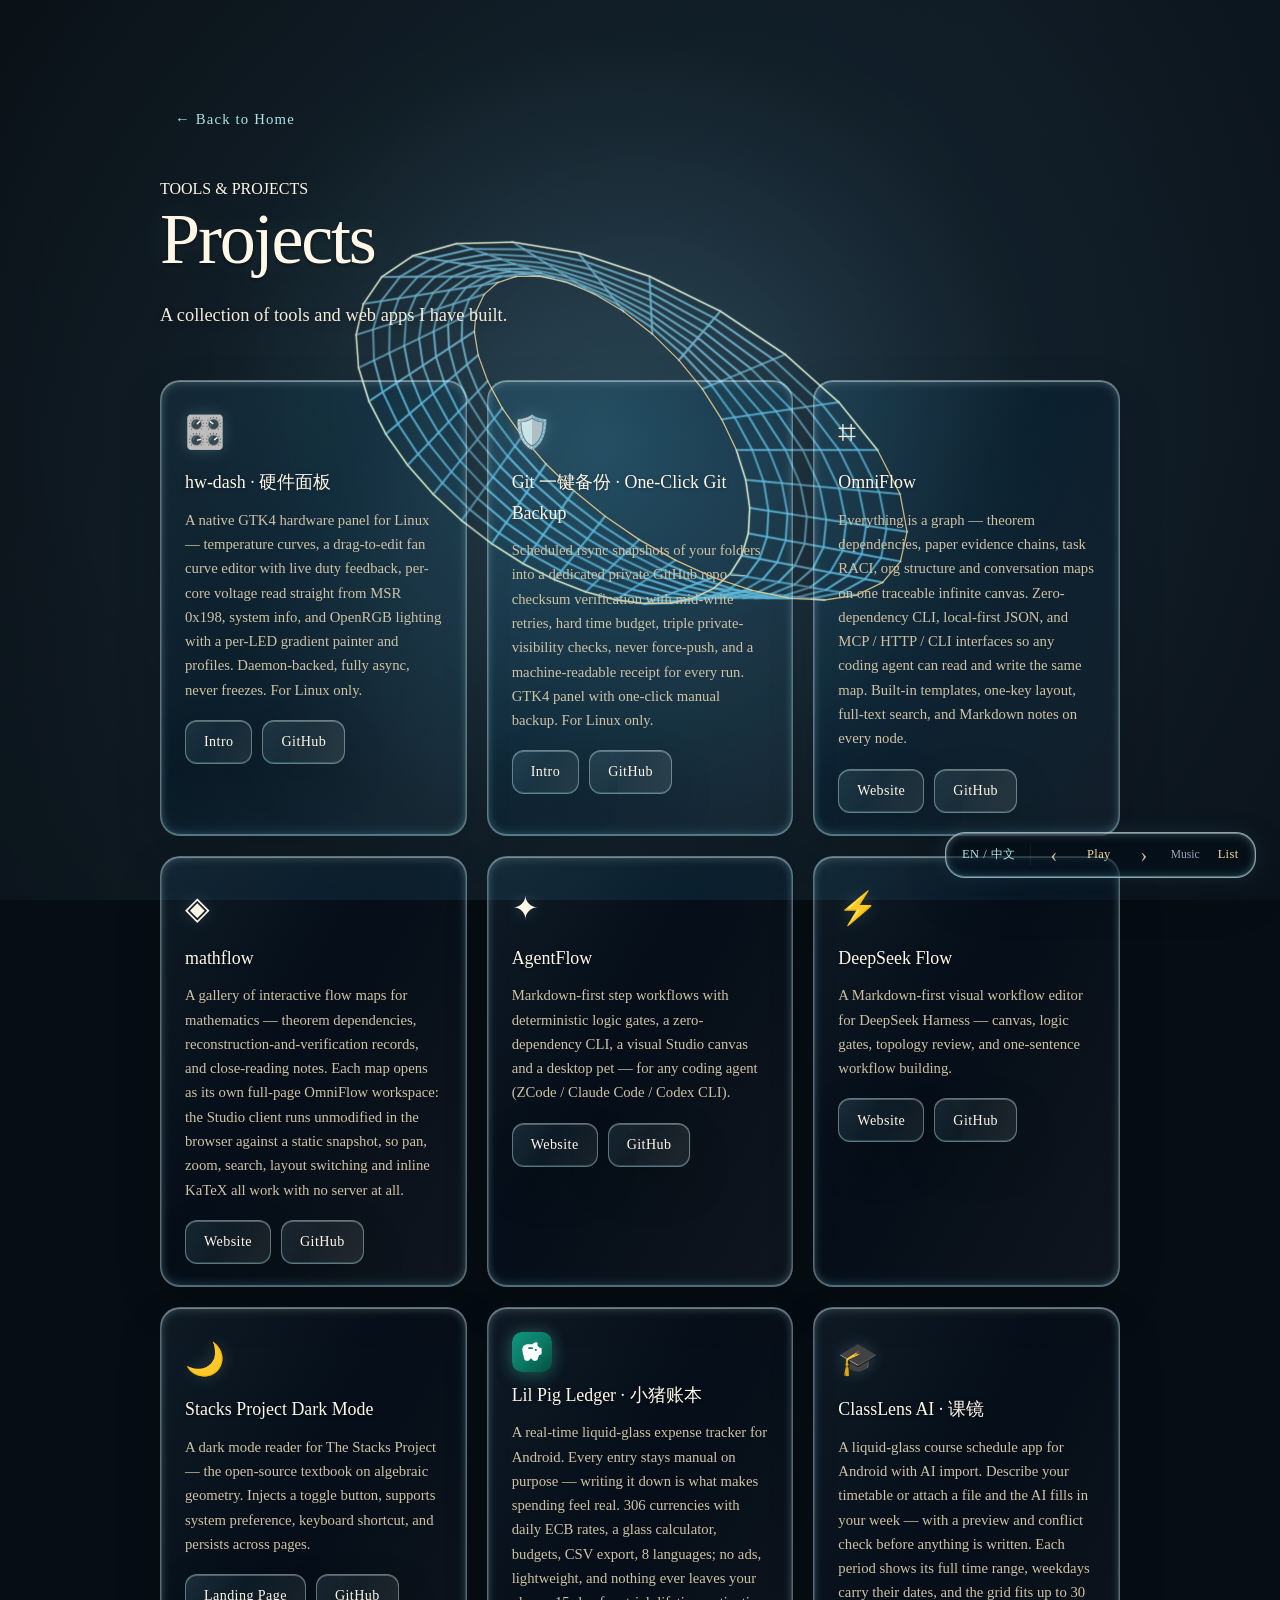
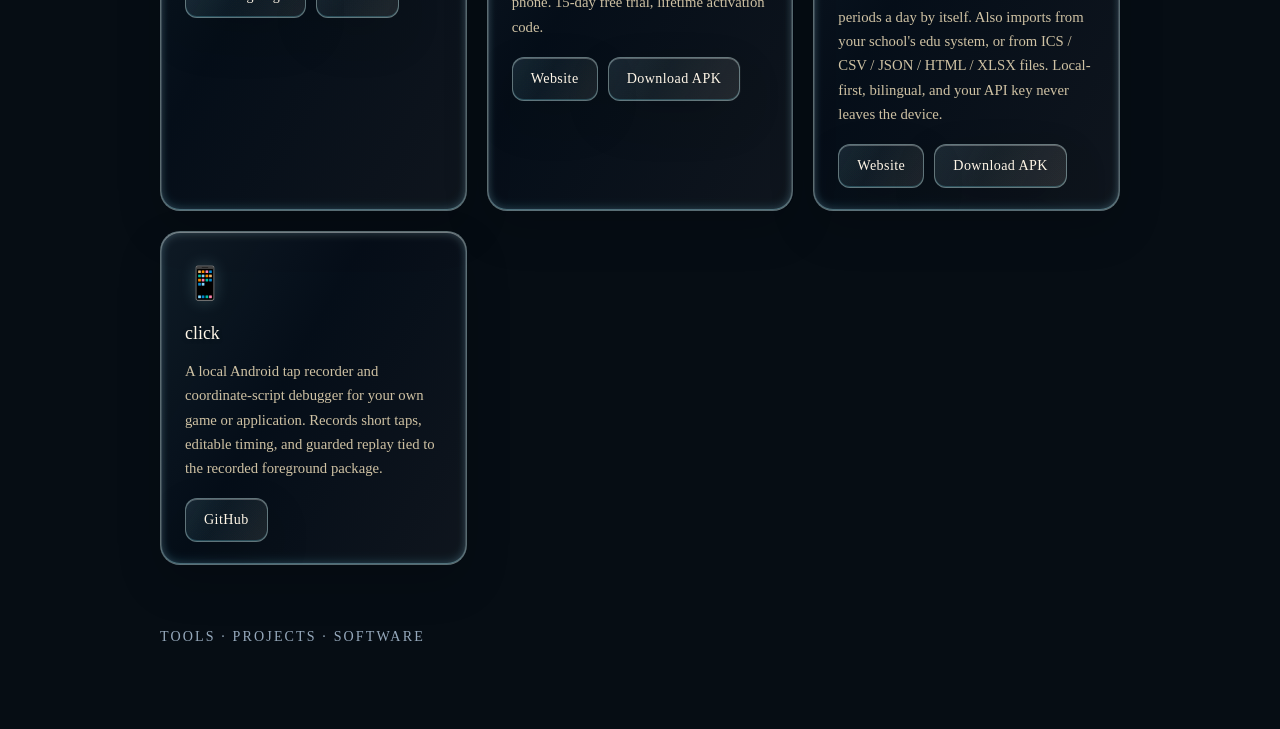
<file: projects.html>
<!DOCTYPE html>
<html lang="en">
<head>
  <meta charset="UTF-8" />
  <meta name="viewport" content="width=device-width, initial-scale=1.0" />
  <title>Projects | Kanghe Lyu</title>
  <link rel="stylesheet" href="assets/css/base.css?v=33" />
  <link rel="stylesheet" href="assets/css/page.css?v=18" />
  <link rel="stylesheet" href="assets/css/projects.css?v=6" />
  <script src="assets/js/liquid-glass.js?v=22" defer></script>
  <script src="assets/js/bg.js?v=35" defer></script>
</head>
<body>
  <canvas id="bg" data-scene="mobius" aria-hidden="true"></canvas>

  <button id="lang-toggle" class="lang-toggle">EN / 中文</button>
  <button id="music-toggle" class="music-toggle">♪ Music</button>

  <div class="track-controls">
    <button id="prev-track" class="track-btn" aria-label="Previous track">‹</button>
    <button id="next-track" class="track-btn" aria-label="Next track">›</button>
  </div>

  <div id="playlist-panel" class="playlist-panel collapsed">
    <button id="playlist-toggle" class="playlist-toggle">Playlist ▾</button>
    <div id="playlist-list" class="playlist-list"></div>
  </div>

  <audio id="bg-music" preload="auto"></audio>

  <main class="page">
    <a id="back-link" class="back" href="index.html">← Back to Home</a>

    <div id="eyebrow" class="eyebrow">TOOLS &amp; PROJECTS</div>
    <h1 id="title">Projects</h1>

    <p id="intro" class="intro">
      A collection of tools and web apps I have built.
    </p>

    <section class="projects-grid">
      <article class="project">
        <div class="project-icon">🎛️</div>
        <div class="project-title">hw-dash · 硬件面板</div>
        <div class="project-desc" id="desc-hwdash">
          A native GTK4 hardware panel for Linux — temperature curves, a drag-to-edit fan curve editor with live duty feedback, per-core voltage read straight from MSR 0x198, system info, and OpenRGB lighting with a per-LED gradient painter and profiles. Daemon-backed, fully async, never freezes. For Linux only.
        </div>
        <div class="project-actions">
          <a id="btn-hwdash-site" class="button" href="apps/hw-dash/">Intro</a>
          <a id="btn-hwdash-gh" class="button" href="https://github.com/kanghelyu/hw-dash">GitHub</a>
        </div>
      </article>
      <article class="project">
        <div class="project-icon">🛡️</div>
        <div class="project-title">Git 一键备份 · One-Click Git Backup</div>
        <div class="project-desc" id="desc-gitbackup">
          Scheduled rsync snapshots of your folders into a dedicated private GitHub repo — checksum verification with mid-write retries, hard time budget, triple private-visibility checks, never force-push, and a machine-readable receipt for every run. GTK4 panel with one-click manual backup. For Linux only.
        </div>
        <div class="project-actions">
          <a id="btn-gitbackup-site" class="button" href="apps/git-backup/">Intro</a>
          <a id="btn-gitbackup-gh" class="button" href="https://github.com/kanghelyu/git-backup">GitHub</a>
        </div>
      </article>
      <article class="project">
        <div class="project-icon">⌗</div>
        <div class="project-title">OmniFlow</div>
        <div class="project-desc" id="desc-oflow">
          Everything is a graph — theorem dependencies, paper evidence chains, task RACI, org structure and conversation maps on one traceable infinite canvas. Zero-dependency CLI, local-first JSON, and MCP / HTTP / CLI interfaces so any coding agent can read and write the same map. Built-in templates, one-key layout, full-text search, and Markdown notes on every node.
        </div>
        <div class="project-actions">
          <a id="btn-oflow-site" class="button" href="https://omniflow.kanghelyu.org/">Website</a>
          <a id="btn-oflow-gh" class="button" href="https://github.com/kanghelyu/omni-flow">GitHub</a>
        </div>
      </article>
      <article class="project">
        <div class="project-icon">◈</div>
        <div class="project-title">mathflow</div>
        <div class="project-desc" id="desc-mathflow">
          A gallery of interactive flow maps for mathematics — theorem dependencies, reconstruction-and-verification records, and close-reading notes. Each map opens as its own full-page OmniFlow workspace: the Studio client runs unmodified in the browser against a static snapshot, so pan, zoom, search, layout switching and inline KaTeX all work with no server at all.
        </div>
        <div class="project-actions">
          <a id="btn-mathflow-site" class="button" href="https://mathflow.kanghelyu.org/">Website</a>
          <a id="btn-mathflow-gh" class="button" href="https://github.com/kanghelyu/mathflow-site">GitHub</a>
        </div>
      </article>

      <article class="project">
        <div class="project-icon">✦</div>
        <div class="project-title">AgentFlow</div>
        <div class="project-desc" id="desc-aflow">
          Markdown-first step workflows with deterministic logic gates, a zero-dependency CLI, a visual Studio canvas and a desktop pet — for any coding agent (ZCode / Claude Code / Codex CLI).
        </div>
        <div class="project-actions">
          <a id="btn-aflow-site" class="button" href="https://agentflow.kanghelyu.org/">Website</a>
          <a id="btn-aflow-gh" class="button" href="https://github.com/kanghelyu/agent-flow">GitHub</a>
        </div>
      </article>

      <article class="project">
        <div class="project-icon">⚡</div>
        <div class="project-title">DeepSeek Flow</div>
        <div class="project-desc" id="desc-dflow">
          A Markdown-first visual workflow editor for DeepSeek Harness — canvas, logic gates, topology review, and one-sentence workflow building.
        </div>
        <div class="project-actions">
          <a id="btn-dflow-site" class="button" href="https://deepseekflow.kanghelyu.org/">Website</a>
          <a id="btn-dflow-gh" class="button" href="https://github.com/kanghelyu/dsh-deepseek-flow">GitHub</a>
        </div>
      </article>

      <article class="project">
        <div class="project-icon">🌙</div>
        <div class="project-title">Stacks Project Dark Mode</div>
        <div class="project-desc" id="desc-dark">
          A dark mode reader for The Stacks Project — the open-source textbook on algebraic geometry.
          Injects a toggle button, supports system preference, keyboard shortcut, and persists across pages.
        </div>
        <div class="project-actions">
          <a id="btn-dark-landing" class="button" href="stacks-dark/">Landing Page</a>
          <a id="btn-dark-gh" class="button" href="https://github.com/kanghelyu/stacks-project">GitHub</a>
        </div>
      </article>

      <article class="project">
        <div class="project-icon"><img src="assets/img/lilpig-ledger.svg" alt="Lil Pig Ledger app icon" width="40" height="40"></div>
        <div class="project-title">Lil Pig Ledger · 小猪账本</div>
        <div class="project-desc" id="desc-qinghe">
          A real-time liquid-glass expense tracker for Android. Every entry stays manual on purpose — writing it down is what makes spending feel real. 306 currencies with daily ECB rates, a glass calculator, budgets, CSV export, 8 languages; no ads, lightweight, and nothing ever leaves your phone. 15-day free trial, lifetime activation code.
        </div>
        <div class="project-actions">
          <a id="btn-qinghe-site" class="button" href="https://lilpig.kanghelyu.org/">Website</a>
          <a id="btn-qinghe-apk" class="button" href="https://lilpig.kanghelyu.org/LilPigLedger-v5.2.apk">Download APK</a>
        </div>
      </article>

      <article class="project">
        <div class="project-icon">🎓</div>
        <div class="project-title">ClassLens AI · 课镜</div>
        <div class="project-desc" id="desc-classlens">
          A liquid-glass course schedule app for Android with AI import. Describe your timetable or attach a file and the AI fills in your week — with a preview and conflict check before anything is written. Each period shows its full time range, weekdays carry their dates, and the grid fits up to 30 periods a day by itself. Also imports from your school's edu system, or from ICS / CSV / JSON / HTML / XLSX files. Local-first, bilingual, and your API key never leaves the device.
        </div>
        <div class="project-actions">
          <a id="btn-classlens-site" class="button" href="https://classlens.kanghelyu.org/">Website</a>
          <a id="btn-classlens-apk" class="button" href="https://classlens.kanghelyu.org/download/ClassLens-AI-v1.0.16.apk">Download APK</a>
        </div>
      </article>

      <article class="project">
        <div class="project-icon">📱</div>
        <div class="project-title">click</div>
        <div class="project-desc" id="desc-click">
          A local Android tap recorder and coordinate-script debugger for your own game or application. Records short taps, editable timing, and guarded replay tied to the recorded foreground package.
        </div>
        <div class="project-actions">
          <a id="btn-click-gh" class="button" href="https://github.com/kanghelyu/click">GitHub</a>
        </div>
      </article>
    </section>

    <div id="footer" class="footer">TOOLS · PROJECTS · SOFTWARE</div>
  </main>

  <script src="assets/js/site.js?v=9"></script>
  <script src="assets/js/projects.js?v=10"></script>
</body>
</html>
</file>
<file: assets/css/base.css>
/* Kanghe Lyu site — shared design system and compact media dock */

:root {
  --bg-deep: #060d14;
  --panel: rgba(8, 18, 27, 0.86);
  --gold: #f4d9a0;
  --gold-bright: #ffe4b8;
  --gold-dim: #b99b61;
  --cyan: #a8e6e6;
  --cyan-bright: #d0ffff;
  --cyan-dim: #5ca8b0;
  --paper: #fff7e8;
  --ink: #f4ead9;
  --subtle: #cfc2a4;
  --muted: #96a9bc;
  --line: rgba(168, 230, 230, 0.16);
  --line-soft: rgba(168, 230, 230, 0.08);
  --focus: #ffe4b8;
  --shadow-dock: 0 14px 42px rgba(0, 0, 0, 0.34);
  --radius-md: 12px;
  --content-width: 920px;
  --reading-width: 720px;
  --ease-out: cubic-bezier(0.16, 1, 0.3, 1);
  --ease-out-expo: cubic-bezier(0.16, 1, 0.3, 1);
  --font-body: Georgia, "Times New Roman", "Songti SC", "SimSun", serif;
  --motion-fast: 180ms;
  --motion-base: 280ms;
  --glass-bg: linear-gradient(120deg, rgba(160, 224, 244, 0.09), rgba(160, 224, 244, 0.03) 42%, rgba(255, 240, 214, 0.06));
}

*, *::before, *::after { margin: 0; padding: 0; box-sizing: border-box; }

html {
  -webkit-font-smoothing: antialiased;
  -moz-osx-font-smoothing: grayscale;
}

html, body {
  width: 100%;
  min-height: 100%;
  background: var(--bg-deep);
  color: var(--paper);
  font-family: Georgia, "Times New Roman", "Songti SC", "SimSun", serif;
  line-height: 1.7;
}

/* All pages scroll at the document level. The scene canvas #bg is
   position:fixed with a stable 100lvh box (unified-polish.css), so the
   background never follows the scroll. Horizontal movement stays locked:
   clip rather than hidden so the vertical axis is never turned into a
   second scroll container, and touch-action only permits vertical panning.
   stacks-dark keeps its own shell layout via its inline styles. */
html { overflow-x: clip; }
body { overscroll-behavior: none; overflow-x: clip; touch-action: pan-y; }
::selection { background: rgba(168, 230, 230, 0.2); color: #fff; }
:focus-visible { outline: 2px solid var(--focus); outline-offset: 3px; }
button, a { -webkit-tap-highlight-color: transparent; }
button { font: inherit; }

a { color: var(--cyan); text-decoration: none; transition: color var(--motion-fast) ease, text-shadow var(--motion-base) ease; }
a:hover { color: var(--cyan-bright); text-shadow: 0 0 12px rgba(168, 230, 230, 0.34); }

@keyframes fadeInUp {
  from { opacity: 0; transform: translateY(14px); }
  to { opacity: 1; transform: translateY(0); }
}

@keyframes fadeIn {
  from { opacity: 0; }
  to { opacity: 1; }
}

@keyframes float {
  0%, 100% { transform: translate3d(0, 0, 0) rotate(-1deg); }
  50% { transform: translate3d(0, -7px, 0) rotate(1deg); }
}

@keyframes playlistReveal {
  from { opacity: 0; transform: translate3d(0, 8px, 0) scale(0.985); }
  to { opacity: 1; transform: translate3d(0, 0, 0) scale(1); }
}

.media-dock {
  position: fixed;
  right: 24px;
  bottom: 22px;
  z-index: 100;
  display: flex;
  align-items: center;
  height: 46px;
  min-height: 46px;
  max-height: 46px;
  padding: 4px 6px;
  border: 1px solid rgba(168, 230, 230, 0.2);
  border-radius: 12px;
  background: rgba(7, 16, 24, 0.82);
  box-shadow: var(--shadow-dock);
  backdrop-filter: blur(18px) saturate(1.15);
  -webkit-backdrop-filter: blur(18px) saturate(1.15);
}
.media-dock button {
  min-width: 38px;
  min-height: 36px;
  border: 0;
  border-radius: 7px;
  background: transparent;
  color: var(--subtle);
  cursor: pointer;
  transition: background var(--motion-fast) ease, color var(--motion-fast) ease, transform var(--motion-fast) ease;
}
.media-dock button:hover { background: rgba(168, 230, 230, 0.1); color: var(--cyan-bright); }
.media-dock button:active { transform: scale(0.96); }
.lang-toggle { min-width: auto !important; padding: 0 10px; color: var(--cyan) !important; font-size: 0.78rem; letter-spacing: 0.04em; white-space: nowrap; }
.dock-divider { width: 1px; height: 20px; margin: 0 4px; background: var(--line-soft); }
.track-btn { font-size: 1.25rem; line-height: 1; }
.music-toggle { min-width: 52px !important; padding: 0 10px; color: var(--gold) !important; font-size: 0.78rem; letter-spacing: 0.03em; }
.music-toggle.playing { color: var(--cyan) !important; }
.track-label { max-width: 92px; padding: 0 8px; overflow: hidden; color: var(--muted); font-size: 0.72rem; text-overflow: ellipsis; white-space: nowrap; }
.playlist-toggle { padding: 0 10px; color: var(--gold) !important; font-size: 0.78rem; letter-spacing: 0.03em; }
.playlist-panel { position: absolute; right: 4px; bottom: calc(100% + 8px); width: 188px; max-height: min(320px, calc(100lvh - 88px)); overflow: hidden; border: 1px solid var(--line); border-radius: 16px; background: var(--panel); box-shadow: var(--shadow-dock); transform-origin: right bottom; }
.playlist-panel.collapsed { display: none; }
.playlist-panel:not(.collapsed) { animation: playlistReveal 220ms var(--ease-out) both; }
.playlist-list { max-height: min(240px, calc(100lvh - 120px)); overflow-y: auto; overscroll-behavior: contain; scrollbar-color: rgba(244, 217, 160, 0.38) transparent; scrollbar-width: thin; }
.playlist-item { display: block; width: 100%; min-height: 36px; padding: 7px 12px; border: 0; border-bottom: 1px solid rgba(168, 230, 230, 0.06); background: transparent; color: var(--ink); cursor: pointer; text-align: left; font-size: 0.8rem; }
.playlist-item:hover, .playlist-item.active { background: rgba(168, 230, 230, 0.1); color: var(--cyan-bright); }

.button { display: inline-flex; align-items: center; justify-content: center; min-height: 44px; padding: 9px 20px; border: 1px solid rgba(244, 217, 160, 0.26); border-radius: var(--radius-md); background: rgba(15, 28, 34, 0.48); color: var(--paper); font-size: 0.93rem; letter-spacing: 0.03em; transition: transform var(--motion-base) var(--ease-out), border-color var(--motion-base) ease, background var(--motion-base) ease; }
.button:hover { transform: translateY(-2px); border-color: var(--gold); color: #fff; background: rgba(168, 230, 230, 0.09); }
.button-primary { border-color: rgba(168, 230, 230, 0.38); background: rgba(168, 230, 230, 0.08); }
.button-quiet { border-color: var(--line-soft); color: var(--subtle); }

@media (max-width: 760px) {
  .media-dock { right: 12px; bottom: 12px; left: 12px; justify-content: center; }
  .track-label { max-width: 74px; }
  .playlist-panel { right: 0; width: min(188px, calc(100vw - 24px)); }
}



/* Liquid Glass surfaces. This is copied from the 20260826 subpage cards;
   the runtime attaches their inline SVG displacement filter directly. */
:root {
  --glass-border: rgba(220, 255, 255, 0.38);
  --glass-highlight: rgba(255, 255, 255, 0.28);
  --glass-shadow: 0 18px 46px rgba(0, 0, 0, 0.16), inset 0 1px 0 var(--glass-highlight), inset 0 -1px 0 rgba(112, 235, 255, 0.22);
}
.media-dock, .playlist-panel, .button, .glass-panel, .note, .project, .instructions, .preview-box, .file-links, .bookmarklet, .file-links a, .lang-toggle button, input, textarea, select {
  position: relative;
  border: 1px solid var(--glass-border);
  background: linear-gradient(120deg, rgba(160, 224, 244, 0.09), rgba(160, 224, 244, 0.03) 42%, rgba(255, 240, 214, 0.06));
  box-shadow: var(--glass-shadow);
  backdrop-filter: saturate(1.35) contrast(1.05);
  -webkit-backdrop-filter: saturate(1.35) contrast(1.05);
  isolation: isolate;
  overflow: clip;
}
.media-dock.liquid-glass { background: rgba(7, 16, 24, 0.58); overflow: visible; }
.liquid-glass::before, .glass-panel::before, .note::before, .project::before, .instructions::before, .preview-box::before, .playlist-panel::before, .bookmarklet::before, .file-links::before {
  position: absolute;
  inset: -1px;
  z-index: -1;
  border: 1.5px solid rgba(228, 252, 255, 0.42);
  border-radius: inherit;
  background: transparent;
  box-shadow:
    inset 0 0 0 1px rgba(255, 255, 255, 0.14),
    inset 0 2px 8px rgba(214, 250, 255, 0.18),
    inset 0 -3px 10px rgba(96, 208, 240, 0.16),
    0 0 18px rgba(120, 226, 255, 0.09);
  content: "";
  opacity: 0.95;
  pointer-events: none;
  mix-blend-mode: screen;
}
.liquid-glass::after, .glass-panel::after, .note::after, .project::after, .instructions::after, .preview-box::after, .playlist-panel::after, .bookmarklet::after, .file-links::after {
  display: none;
}
/* Re-assert the dock's fixed positioning after the glass group above,
   which resets position to relative for the refraction layers. */
.media-dock { position: fixed; right: 24px; bottom: 22px; z-index: 100; height: 46px; min-height: 46px; max-height: 46px; border-radius: 20px; contain: layout style; }
.playlist-panel { position: absolute !important; right: 4px; bottom: calc(100% + 8px); border-color: var(--glass-border); box-shadow: var(--glass-shadow); }
.media-dock + .playlist-panel { position: fixed !important; right: 28px; bottom: 76px; z-index: 100; }
.button:hover, .note:hover, .project:hover, .instructions:hover, .preview-box:hover {
  border-color: rgba(208,255,255,0.42);
  box-shadow: 0 20px 54px rgba(0,0,0,0.3), 0 0 34px rgba(168,230,230,0.12), inset 0 1px 0 rgba(255,255,255,0.18);
}

@media (prefers-reduced-motion: reduce) {
  .project-icon, .playlist-panel { animation: none !important; }
}

@media (max-width: 760px) {
  .media-dock + .playlist-panel { right: 12px; bottom: 66px; }
}
</file>
<file: assets/css/home.css>
/* Kanghe Lyu site — homepage layout */

/* Scrolling is the document-level path shared with the subpages (see the
   overflow rules in base.css). Do not re-introduce html/body overflow-y here:
   combined with base.css overflow-x it turns the root element into a scroll
   container that locks the viewport. */
#bg { position: fixed; inset: 0; z-index: 0; width: 100%; height: 100%; background: var(--bg-deep); pointer-events: none; }
.overlay-text { position: relative; z-index: 2; min-height: 100vh; padding: 30px 7vw 54px; }
/* Keep copy fully legible where bright wireframes cross the text. */
.overlay-text p, .overlay-text li, .overlay-text h1, .overlay-text h2, .overlay-text .subtitle, .overlay-text .eyebrow, .overlay-text .footer {
  text-shadow: 0 1px 3px rgba(3, 8, 14, 0.72), 0 0 8px rgba(3, 8, 14, 0.45);
}
.content-wrapper { width: min(100%, var(--content-width)); margin: 0 auto; }
.site-header { padding-top: 4px; }

.page-nav { display: flex; flex-wrap: wrap; gap: 22px; align-items: center; margin-bottom: clamp(4rem, 12vh, 8rem); padding-bottom: 14px; border-bottom: 1px solid var(--line-soft); }
.page-nav a { color: var(--subtle); font-size: 0.78rem; letter-spacing: 0.1em; text-transform: uppercase; }
.page-nav a:hover { color: var(--cyan-bright); }

.hero { max-width: 760px; padding-bottom: clamp(4.5rem, 12vh, 8rem); }
.hero .eyebrow { margin-bottom: 20px; }
h1 { max-width: 780px; margin-bottom: 20px; color: var(--paper); font-size: clamp(3.6rem, 9vw, 8rem); font-weight: 400; letter-spacing: -0.025em; line-height: 0.98; text-shadow: 0 5px 24px rgba(0,0,0,0.38); animation: fadeInUp 850ms var(--ease-out) 60ms both; }
.subtitle { max-width: 600px; margin-bottom: 30px; color: var(--ink); font-size: clamp(1.12rem, 2.2vw, 1.45rem); line-height: 1.6; white-space: pre-line; animation: fadeInUp 850ms var(--ease-out) 140ms both; }
.button-row { display: flex; flex-wrap: wrap; gap: 10px; }
/* The homepage buttons are the 20260826 subpage card material at button size. */
.hero-actions .button { min-height: 48px; padding: 11px 22px; border-radius: 20px; }
.hero-actions .button:hover { transform: translateY(-3px); }

.content-section { max-width: var(--reading-width); padding: 54px 0 60px; border-top: 1px solid var(--line); }
.section-heading { display: grid; grid-template-columns: 40px 1fr; gap: 12px; align-items: baseline; margin-bottom: 26px; }
.section-index { color: var(--gold-dim); font-size: 0.76rem; letter-spacing: 0.1em; }
h2 { color: var(--paper); font-size: clamp(1.65rem, 3vw, 2.25rem); font-weight: 400; line-height: 1.2; }
.intro-copy { max-width: 670px; }
p { margin-bottom: 17px; color: var(--ink); font-size: clamp(1rem, 1.5vw, 1.1rem); line-height: 1.86; }
.intro-copy p:first-child { color: var(--paper); font-size: clamp(1.12rem, 1.9vw, 1.3rem); line-height: 1.68; }
.interest-list { max-width: 650px; margin-top: 28px; padding-top: 18px; border-top: 1px solid var(--line-soft); color: var(--cyan); font-size: 0.94rem; line-height: 1.8; }

.experience-list, .awards-list { list-style: none; }
.experience-list li, .awards-list li { position: relative; padding: 0 0 20px 28px; color: var(--ink); font-size: clamp(0.96rem, 1.4vw, 1.06rem); line-height: 1.76; }
.experience-list li::before, .awards-list li::before { position: absolute; left: 0; top: 0.72em; width: 6px; height: 6px; border: 1px solid var(--cyan); border-radius: 50%; background: var(--bg-deep); content: ""; }
.experience-list li::after { position: absolute; left: 3px; top: calc(0.72em + 7px); bottom: 0; width: 1px; background: var(--line); content: ""; }
.experience-list li:last-child, .awards-list li:last-child { padding-bottom: 0; }
.experience-list li:last-child::after { display: none; }
.awards-list li { padding-bottom: 14px; padding-left: 22px; }
.awards-list li::before { border-color: var(--gold); }

.contact-section { padding-bottom: 32px; }
.contact-section .contact { margin-top: 8px; font-size: clamp(1.25rem, 2.8vw, 1.8rem); }
.contact-section .contact a { color: var(--gold-bright); }
.site-footer { padding-top: 24px; border-top: 1px solid var(--line-soft); }
.footer { margin-bottom: 8px; color: var(--muted); font-size: 0.76rem; letter-spacing: 0.14em; }
.footer-meta { color: var(--muted); font-size: 0.75rem; }

@media (max-width: 760px) {
  .overlay-text { padding: 118px 7vw 44px; }
  .page-nav { margin-bottom: 4.5rem; gap: 16px; }
  .hero { padding-bottom: 5rem; }
  h1 { font-size: clamp(3.3rem, 16vw, 5.6rem); }
  .content-section { padding: 44px 0 50px; }
}

@media (max-width: 430px) {
  .overlay-text { padding-inline: 6vw; }
  .page-nav a { font-size: 0.7rem; }
  .button { flex: 1 1 auto; }
  .section-heading { grid-template-columns: 32px 1fr; }
}
</file>
<file: assets/css/unified-polish.css>
/* Cross-page finish: one radius, stable mobile canvas, and continuous glass rims. */
:root {
  --radius-unified: 20px;
}

.media-dock,
.media-dock button,
.playlist-panel,
.button,
.back,
.glass-panel,
.note,
.project,
.instructions,
.preview-box,
.bookmarklet,
.file-links,
.file-links a,
.lang-toggle button,
input,
textarea,
select,
.pre,
.env-lemma {
  border-radius: var(--radius-unified) !important;
}

/* Subpage action buttons are not refractive. They keep one simple glow on the
   element itself, with no pseudo-element or inner material layer. */
.page .button,
.stacks-page .bookmarklet,
.stacks-page .file-links a,
.stacks-page .lang-toggle button {
  border: 1px solid rgba(202, 246, 255, 0.34) !important;
  background: transparent !important;
  box-shadow: 0 0 16px rgba(100, 220, 255, 0.14) !important;
  text-shadow: none !important;
  backdrop-filter: none !important;
  -webkit-backdrop-filter: none !important;
}

.page .button::before,
.stacks-page .bookmarklet::before,
.stacks-page .file-links a::before,
.stacks-page .lang-toggle button::before {
  display: none !important;
}

/* Bring the standalone Stacks page into the same visual system without
   changing its content or bilingual controls. */
body.stacks-page {
  --bg: var(--bg-deep);
  --text: var(--paper);
  --accent: var(--cyan);
  --card: rgba(8, 18, 27, 0.56);
  --border: var(--line);
  background: var(--bg-deep);
  color: var(--paper);
  font-family: Georgia, "Times New Roman", "Songti SC", "SimSun", serif;
}

.stacks-page header {
  border-color: var(--line);
  background: transparent;
  backdrop-filter: none;
  -webkit-backdrop-filter: none;
}

.stacks-page header h1 a,
.stacks-page h2,
.stacks-page .preview-box .tag,
.stacks-page .preview-box a,
.stacks-page footer a {
  color: var(--cyan);
}

.stacks-page header p,
.stacks-page footer,
.stacks-page .preview-box > div:first-child {
  color: var(--muted);
}

.stacks-page .lang-toggle button.active {
  border-color: var(--glass-border);
  background: transparent;
  color: var(--cyan-bright);
}

.stacks-page .bookmarklet {
  border: 1px solid var(--glass-border);
  background: transparent;
  color: var(--paper);
  box-shadow: 0 0 16px rgba(100, 220, 255, 0.14);
}

.stacks-page .instructions,
.stacks-page .preview-box,
.stacks-page .file-links {
  isolation: isolate;
}

.stacks-page .file-links a {
  background: transparent;
}

.stacks-page .pre,
.stacks-page code {
  background: rgba(4, 12, 20, 0.8);
}

@media (max-width: 760px) {
  #bg {
    position: fixed !important;
    top: 0 !important;
    left: 0 !important;
    width: 100vw !important;
    height: 100vh !important;
    height: 100lvh !important;
    transform: translate3d(0, 0, 0);
    backface-visibility: hidden;
    contain: strict;
  }
}

@media (prefers-reduced-motion: reduce) {
  .liquid-glass,
  .note,
  .project,
  .instructions,
  .preview-box,
  .bookmarklet,
  .file-links {
    transition-duration: 0.01ms !important;
  }
}
</file>
<file: assets/css/page.css>
/* ============================================================
   Kanghe Lyu site — page.css v2
   Shared by notes.html / projects.html.
   Subpage shell with canvas particles, cards, animations.
   ============================================================ */

body { background: var(--bg-deep); }

/* ---- Full math background canvas (shared with homepage) ---- */
#bg {
  position: fixed;
  inset: 0;
  z-index: 0;
  width: 100%;
  height: 100%;
  background: var(--bg-deep);
  pointer-events: none;
  touch-action: none;
}

.page {
  position: relative;
  z-index: 2;
  width: min(960px, 92vw);
  margin: 0 auto;
  padding: 100px 0 80px;
}

.back {
  display: inline-flex;
  align-items: center;
  gap: 6px;
  margin-bottom: 36px;
  color: var(--cyan);
  text-decoration: none;
  font-size: 0.92rem;
  letter-spacing: 0.08em;
  transition: all 0.3s var(--ease-out-expo);
  padding: 6px 14px;
  border-radius: var(--radius-md);
  border: 1px solid transparent;
}
.back:hover {
  color: var(--cyan-bright);
  border-color: var(--glass-border);
  background: var(--glass-bg);
  text-shadow: 0 0 12px rgba(168, 230, 230, 0.4);
  transform: translateX(-4px);
}

h1 {
  font-size: clamp(2.8rem, 6.5vw, 4.5rem);
  line-height: 1.05;
  font-weight: 400;
  letter-spacing: -0.03em;
  color: var(--paper);
  margin-bottom: 20px;
  text-shadow: 0 0 30px rgba(168, 230, 230, 0.12), 0 2px 4px rgba(0, 0, 0, 0.5);
  animation: fadeInUp 0.8s var(--ease-out-expo) 0.15s both;
}

.intro {
  max-width: 680px;
  font-size: clamp(1rem, 1.7vw, 1.15rem);
  line-height: 1.85;
  color: var(--ink);
  margin-bottom: 48px;
  text-shadow: 0 2px 6px rgba(0, 0, 0, 0.35);
  animation: fadeInUp 0.8s var(--ease-out-expo) 0.3s both;
}

h2 {
  font-size: 1.2rem;
  color: var(--gold);
  letter-spacing: 0.1em;
  margin: 40px 0 16px;
  text-shadow: 0 0 12px rgba(244, 217, 160, 0.2);
  position: relative;
  padding-left: 16px;
  animation: fadeInUp 0.8s var(--ease-out-expo) 0.35s both;
}
h2::before {
  content: '';
  position: absolute;
  left: 0;
  top: 50%;
  transform: translateY(-50%);
  width: 3px;
  height: 60%;
  border-radius: 2px;
  background: linear-gradient(180deg, var(--gold), var(--cyan-dim));
  box-shadow: 0 0 8px rgba(244, 217, 160, 0.3);
}

/* ---- Liquid glass item cards ----
   Fill, border and backdrop come from the shared glass group in base.css,
   so cards look identical across pages. */
.note,
.project {
  min-width: 0;
  max-width: 100%;
  padding: 24px 24px 22px;
  border-radius: 20px;
  transition: transform 0.35s var(--ease-out-expo), border-color 0.35s ease, box-shadow 0.35s ease;
}
.note:hover,
.project:hover {
  border-color: rgba(224, 255, 255, 0.46);
  transform: translateY(-3px);
  box-shadow: 0 22px 58px rgba(0,0,0,0.24), 0 0 24px rgba(120, 226, 255, 0.1), inset 0 1px 0 rgba(255,255,255,0.23);
}
.note-actions,
.project-actions {
  display: flex;
  flex-wrap: wrap;
  gap: 10px;
  position: relative;
  z-index: 1;
}

/* ---- Subpage buttons ----
   Same shared glass material as the homepage buttons; only sizing differs. */
.page .button {
  padding: 9px 18px;
  color: var(--paper);
  text-decoration: none;
  font-size: 0.88rem;
  font-family: var(--font-body);
  border-radius: var(--radius-md);
  transition: all 0.3s var(--ease-out-expo);
  position: relative;
  z-index: 1;
}
.page .button:hover {
  border-color: var(--gold);
  color: #fff;
  transform: translateY(-2px);
  background: rgba(168, 230, 230, 0.08);
  box-shadow: 0 10px 28px rgba(168, 230, 230, 0.12), 0 2px 8px rgba(0,0,0,0.16);
}

.footer {
  margin-top: 60px;
  color: var(--muted);
  opacity: 0.95;
  letter-spacing: 0.15em;
  font-size: 0.88rem;
  animation: fadeInUp 0.8s var(--ease-out-expo) 0.5s both;
}

/* ---- Responsive ---- */
@media (max-width: 760px) {
  .page {
    width: min(92vw, 960px);
    padding: 92px 0 56px;
  }
  .note, .project { padding: 20px 18px 18px; }
  .note-actions, .project-actions { gap: 8px; }
  .page .button { padding: 8px 14px; font-size: 0.84rem; }
}

@media (max-width: 360px) {
  .page { width: 94vw; }
}
</file>
<file: assets/css/notes.css>
/* ============================================================
   Kanghe Lyu site — notes.css v3
   Notes grid and card typography.
   ============================================================ */

.notes-grid {
  display: grid;
  grid-template-columns: repeat(auto-fit, minmax(280px, 1fr));
  gap: 20px;
  margin-top: 20px;
  width: 100%;
}

.intro,
.note,
.note-desc,
.footer {
  overflow-wrap: anywhere;
  word-break: break-word;
}

.note-title {
  position: relative;
  z-index: 1;
  min-width: 0;
  font-size: 1.12rem;
  color: var(--paper);
  margin-bottom: 10px;
  overflow-wrap: anywhere;
  word-break: break-word;
  text-shadow: 0 1px 4px rgba(0, 0, 0, 0.3);
  line-height: 1.4;
}

.note-desc {
  position: relative;
  z-index: 1;
  min-width: 0;
  color: var(--subtle);
  font-size: 0.92rem;
  line-height: 1.65;
  margin-bottom: 18px;
}

.page .button {
  max-width: 100%;
  overflow-wrap: anywhere;
  word-break: break-word;
}

@media (max-width: 760px) {
  .notes-grid {
    grid-template-columns: minmax(0, 1fr);
  }
}

@media (max-width: 360px) {
  .note { padding: 18px 14px 16px; }
}
</file>
<file: assets/css/projects.css>
/* ============================================================
   Kanghe Lyu site — projects.css v3
   Projects grid with floating icons and hover glow.
   ============================================================ */

.projects-grid {
  display: grid;
  grid-template-columns: repeat(auto-fit, minmax(280px, 1fr));
  gap: 20px;
  margin-top: 20px;
  width: 100%;
}

.project-icon {
  position: relative;
  z-index: 1;
  font-size: 2rem;
  margin-bottom: 8px;
  filter: drop-shadow(0 0 8px rgba(168, 230, 230, 0.2));
  animation: float 4s ease-in-out infinite;
}
.project:nth-child(2) .project-icon { animation-delay: -1.3s; }
.project:nth-child(3) .project-icon { animation-delay: -2.6s; }
.project:nth-child(4) .project-icon { animation-delay: -3.4s; }
.project:nth-child(5) .project-icon { animation-delay: -0.7s; }

.project-title {
  position: relative;
  z-index: 1;
  font-size: 1.12rem;
  color: var(--paper);
  margin-bottom: 10px;
  text-shadow: 0 1px 4px rgba(0, 0, 0, 0.3);
}

.project-desc {
  position: relative;
  z-index: 1;
  color: var(--subtle);
  font-size: 0.92rem;
  line-height: 1.65;
  margin-bottom: 18px;
}

@media (max-width: 760px) {
  .projects-grid {
    grid-template-columns: minmax(0, 1fr);
  }
}

.project-icon img {
  width: 40px;
  height: 40px;
  display: block;
  border-radius: 10px;
  box-shadow: 0 4px 16px rgba(11, 122, 102, 0.35);
}
</file>
